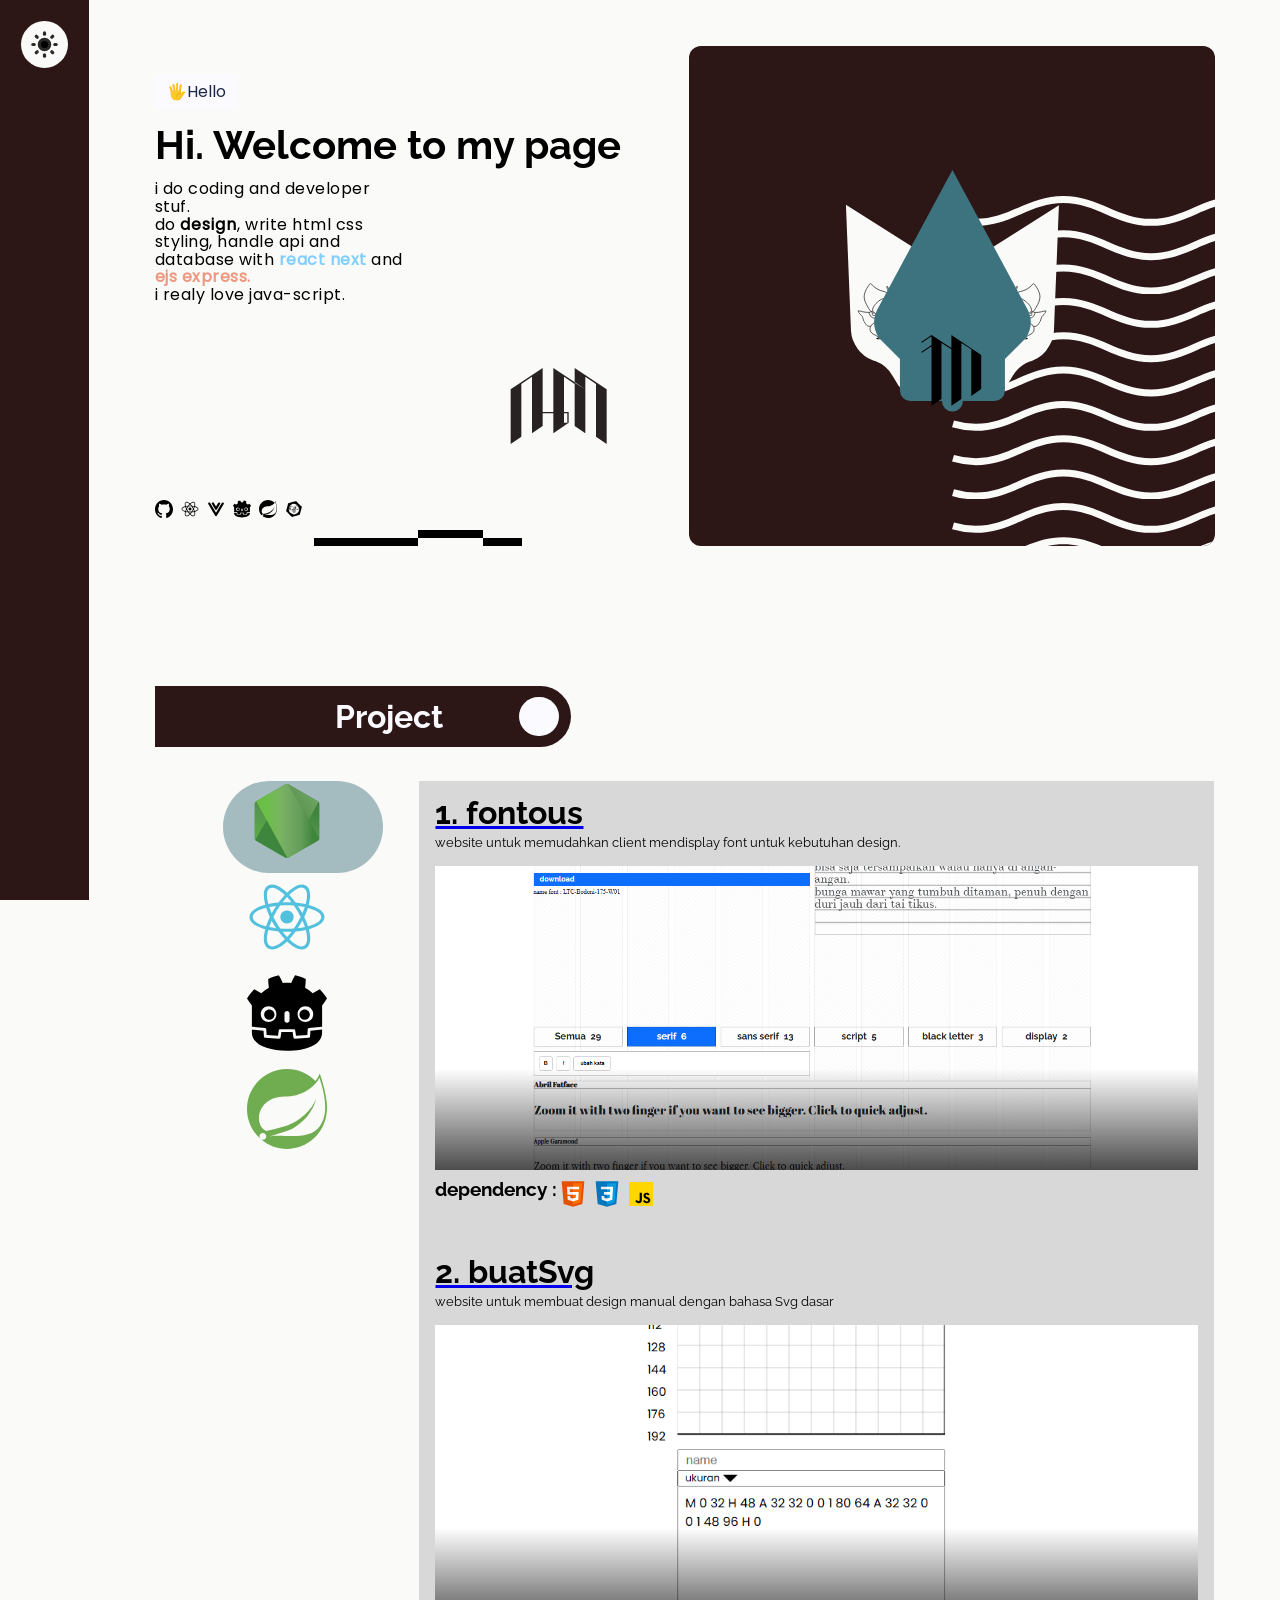
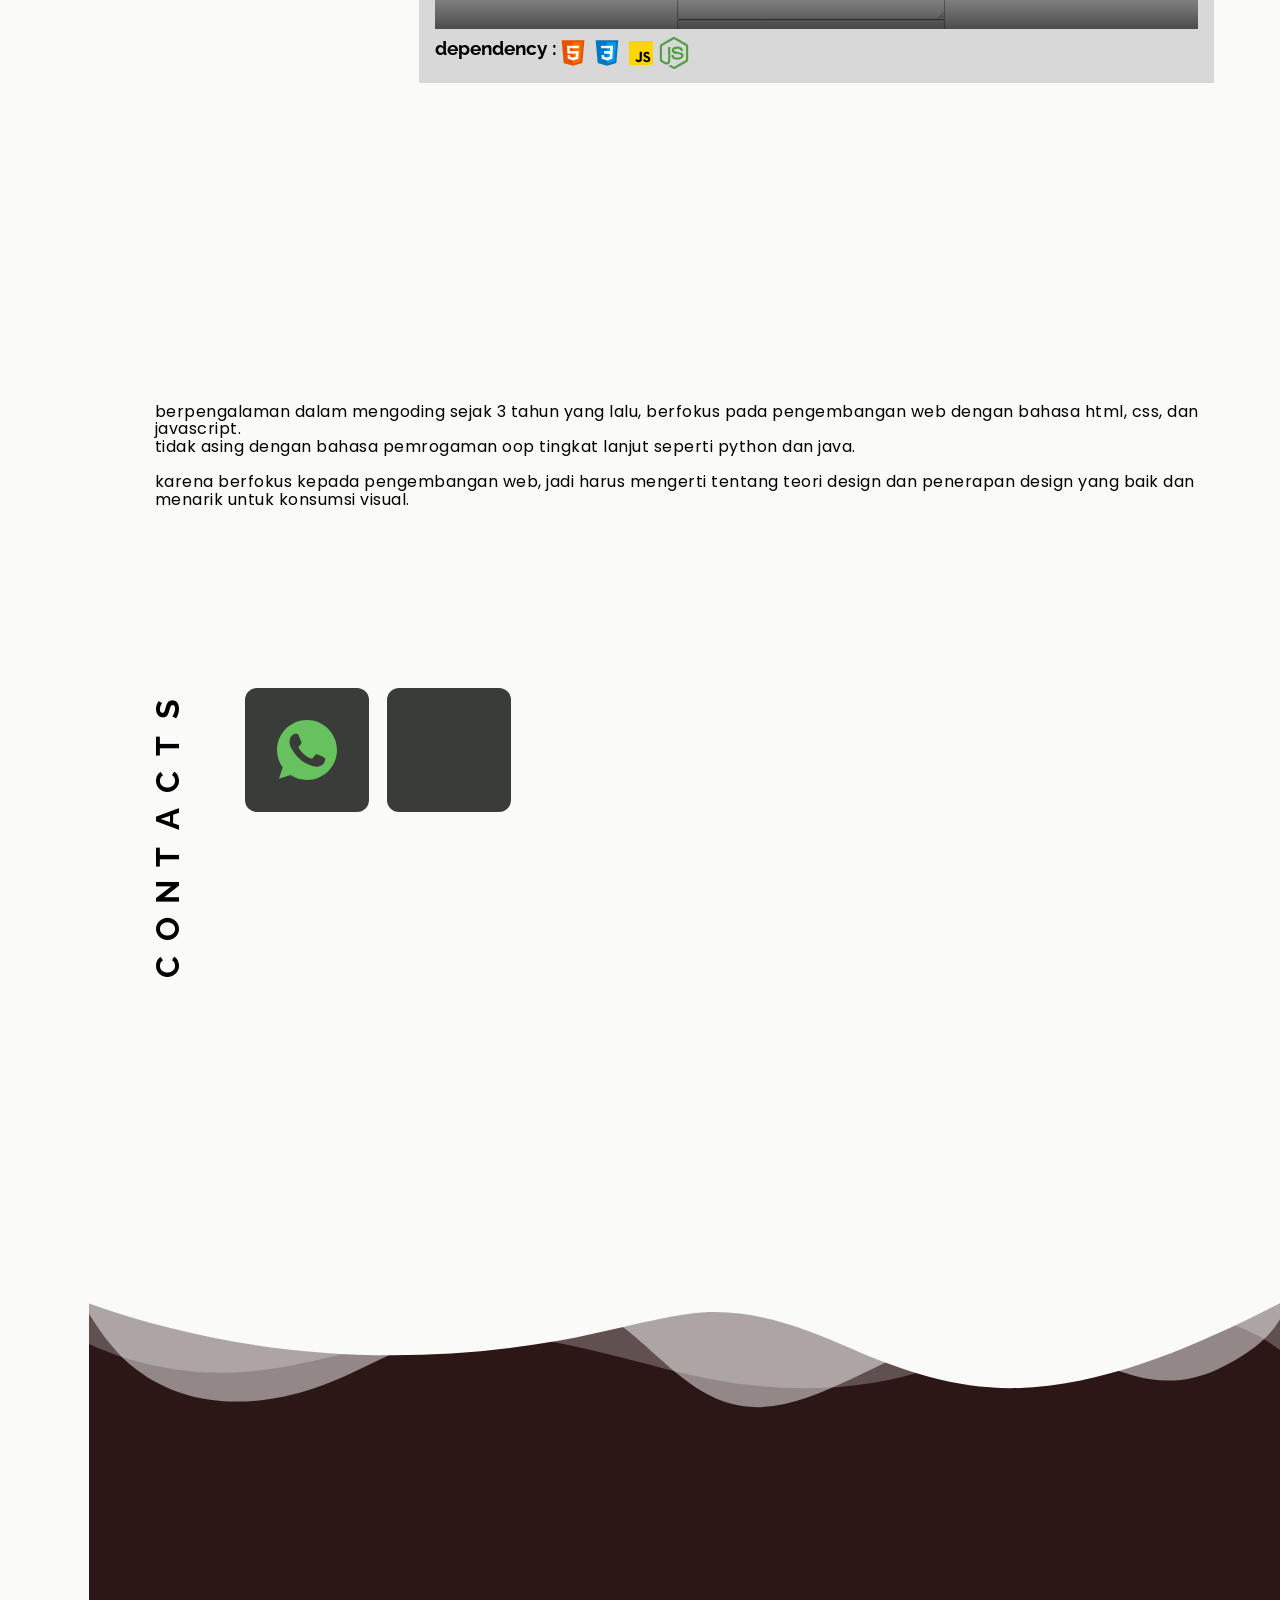
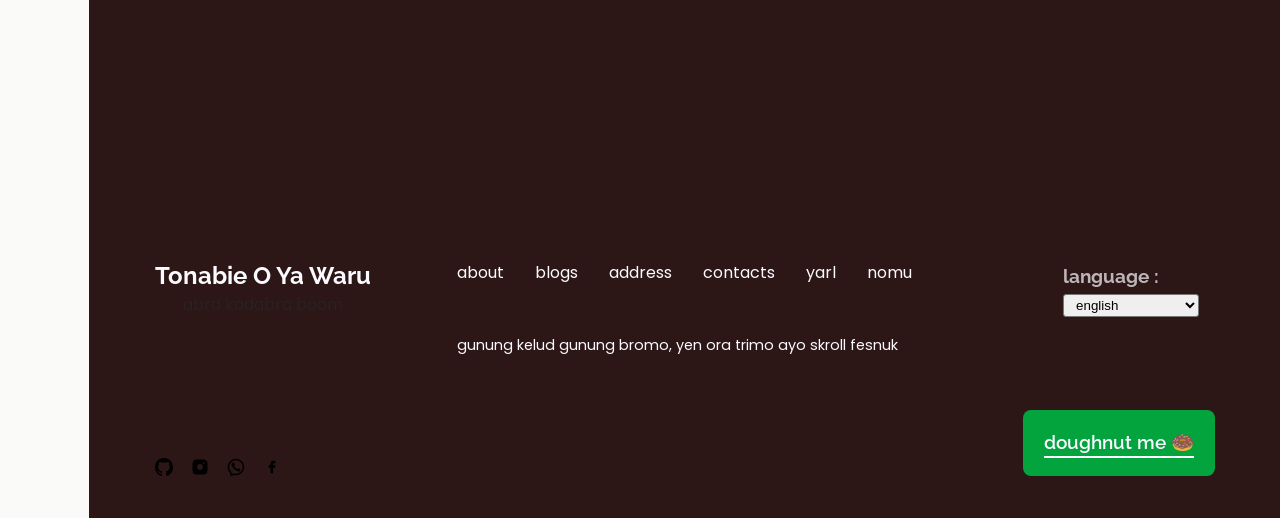
<file: index.html>
<!DOCTYPE html>
<html lang="en">
<head>
    <meta charset="UTF-8">
    <meta name="viewport" content="width=device-width, initial-scale=1.0">
    <title>hi and welcome</title>
    <link rel="stylesheet" href="wrapper.css">
    <link rel="stylesheet" href="main.css">
    <style>
        .background1 {
            position: absolute;
            
            left: 50%;
            top: 30%;

            width: 109%;

            animation-name: ombak;
            animation-duration: 8s;
            animation-timing-function: cubic-bezier(0.075, 0.82, 0.165, 1);
            animation-iteration-count: infinite;


            svg {
                fill: var(--terang);
                transition: fill .3s ease-in;
            }
        }
    </style>
</head>
<body>
    <div class="popUp">
        <div class="kotak">
            <h1>
                Hii... 🖖
            </h1>
        </div>
    </div>
    <div class="menu">
        <div class="darkmode">
            <img class="ligh" src="source/svg/icon/mode-light-svgrepo-com.svg" alt="">
            <img class="dark" src="source/svg/icon/mode-dark-svgrepo-com.svg" alt="">
        </div>
    </div>
    <div class="container">
        <div class="header">
        </div>
        <div class="introOne">
            <div class="wrapper">
                <div class="kiri">
                    <div class="hello">🖐️Hello</div>
                    <h1>Hi. Welcome to my page</h1>
                    <div class="subJudul" style="border-color: var();">
                        <!-- <p>im a freelancer, what i can do is make a front end design, make a game with godot, create a pixel animation, and more if you want me to push my luck.</p> -->
                        <p>i do coding and developer stuf.</p>
                        <p>do <span class="code">design</span>, write html css styling, handle api and database with <strong style="color: rgb(129, 207, 255);">react next</strong> and <strong style="color: #ed9981;">ejs express.</strong></p>
                        <p>i realy love java-script.</p>
                        
                        
                        <!-- <p>im a freelancer, what i can do is make a front end web, make a game with godot and some knowledge and still grow up on a progress.</p> -->
                        <!-- <p>i spend most of my time to help my father in the farm, but thats not make me stop to explore.</p> -->
                    </div>
                    <div class="ha">
                        <svg style="margin-top: 2rem;" viewBox="0 0 192 192" xmlns="http://www.w3.org/2000/svg">
                            <path d="M 160 144 V 62 L 112 30 V 52 L 128 62 V 43 L 144 54 V 133 M 80 128 V 30 L 128 62 V 128
                            L 112 117 V 54 L 96 43 V 117 M 16 144 V 62 L 64 30
                            V 117 L 48 128 V 43 L 32 54 V 133 M 64 96 H 103 V 112 L 80 128 V 112
                            L 101 112 V 98 H 64" fill="var(--warna3)"></path>
                        </svg>
                    </div>
                    <div class="socialMedia">
                        <a href="https://noelao.github.io/" target="_blank" class="iconIni">
                            <svg width="800px" height="800px" viewBox="0 0 20 20" version="1.1" xmlns="http://www.w3.org/2000/svg" xmlns:xlink="http://www.w3.org/1999/xlink">
    
                                <title>github [#142]</title>
                                <desc>Created with Sketch.</desc>
                                <defs>
                            
                                    </defs>
                                        <g id="Page-1" stroke="none" stroke-width="1" fill="none" fill-rule="evenodd">
                                            <g id="Dribbble-Light-Preview" transform="translate(-140.000000, -7559.000000)" fill="var(--gelap)">
                                                <g id="icons" transform="translate(56.000000, 160.000000)">
                                                    <path d="M94,7399 C99.523,7399 104,7403.59 104,7409.253 C104,7413.782 101.138,7417.624 97.167,7418.981 C96.66,7419.082 96.48,7418.762 96.48,7418.489 C96.48,7418.151 96.492,7417.047 96.492,7415.675 C96.492,7414.719 96.172,7414.095 95.813,7413.777 C98.04,7413.523 100.38,7412.656 100.38,7408.718 C100.38,7407.598 99.992,7406.684 99.35,7405.966 C99.454,7405.707 99.797,7404.664 99.252,7403.252 C99.252,7403.252 98.414,7402.977 96.505,7404.303 C95.706,7404.076 94.85,7403.962 94,7403.958 C93.15,7403.962 92.295,7404.076 91.497,7404.303 C89.586,7402.977 88.746,7403.252 88.746,7403.252 C88.203,7404.664 88.546,7405.707 88.649,7405.966 C88.01,7406.684 87.619,7407.598 87.619,7408.718 C87.619,7412.646 89.954,7413.526 92.175,7413.785 C91.889,7414.041 91.63,7414.493 91.54,7415.156 C90.97,7415.418 89.522,7415.871 88.63,7414.304 C88.63,7414.304 88.101,7413.319 87.097,7413.247 C87.097,7413.247 86.122,7413.234 87.029,7413.87 C87.029,7413.87 87.684,7414.185 88.139,7415.37 C88.139,7415.37 88.726,7417.2 91.508,7416.58 C91.513,7417.437 91.522,7418.245 91.522,7418.489 C91.522,7418.76 91.338,7419.077 90.839,7418.982 C86.865,7417.627 84,7413.783 84,7409.253 C84,7403.59 88.478,7399 94,7399" id="github-[#142]">
                                    
                                    </path>
                                        </g>
                                    </g>
                                </g>
                            </svg>
                        </a>
                        <a href="#" class="iconIni">
                            <svg viewBox="0 0 32 32" xmlns="http://www.w3.org/2000/svg">
                                <path d="M18.6789 15.9759C18.6789 14.5415 17.4796 13.3785 16 13.3785C14.5206 13.3785 13.3211 14.5415 13.3211 15.9759C13.3211 17.4105 14.5206 18.5734 16 18.5734C17.4796 18.5734 18.6789 17.4105 18.6789 15.9759Z" fill="var(--gelap)"/>
                                <path fill-rule="evenodd" clip-rule="evenodd" d="M24.7004 11.1537C25.2661 8.92478 25.9772 4.79148 23.4704 3.39016C20.9753 1.99495 17.7284 4.66843 16.0139 6.27318C14.3044 4.68442 10.9663 2.02237 8.46163 3.42814C5.96751 4.82803 6.73664 8.8928 7.3149 11.1357C4.98831 11.7764 1 13.1564 1 15.9759C1 18.7874 4.98416 20.2888 7.29698 20.9289C6.71658 23.1842 5.98596 27.1909 8.48327 28.5877C10.9973 29.9932 14.325 27.3945 16.0554 25.7722C17.7809 27.3864 20.9966 30.0021 23.4922 28.6014C25.9956 27.1963 25.3436 23.1184 24.7653 20.8625C27.0073 20.221 31 18.7523 31 15.9759C31 13.1835 26.9903 11.7923 24.7004 11.1537ZM24.4162 19.667C24.0365 18.5016 23.524 17.2623 22.8971 15.9821C23.4955 14.7321 23.9881 13.5088 24.3572 12.3509C26.0359 12.8228 29.7185 13.9013 29.7185 15.9759C29.7185 18.07 26.1846 19.1587 24.4162 19.667ZM22.85 27.526C20.988 28.571 18.2221 26.0696 16.9478 24.8809C17.7932 23.9844 18.638 22.9422 19.4625 21.7849C20.9129 21.6602 22.283 21.4562 23.5256 21.1777C23.9326 22.7734 24.7202 26.4763 22.85 27.526ZM9.12362 27.5111C7.26143 26.47 8.11258 22.8946 8.53957 21.2333C9.76834 21.4969 11.1286 21.6865 12.5824 21.8008C13.4123 22.9332 14.2816 23.9741 15.1576 24.8857C14.0753 25.9008 10.9945 28.557 9.12362 27.5111ZM2.28149 15.9759C2.28149 13.874 5.94207 12.8033 7.65904 12.3326C8.03451 13.5165 8.52695 14.7544 9.12123 16.0062C8.51925 17.2766 8.01977 18.5341 7.64085 19.732C6.00369 19.2776 2.28149 18.0791 2.28149 15.9759ZM9.1037 4.50354C10.9735 3.45416 13.8747 6.00983 15.1159 7.16013C14.2444 8.06754 13.3831 9.1006 12.5603 10.2265C11.1494 10.3533 9.79875 10.5569 8.55709 10.8297C8.09125 9.02071 7.23592 5.55179 9.1037 4.50354ZM20.3793 11.5771C21.3365 11.6942 22.2536 11.85 23.1147 12.0406C22.8562 12.844 22.534 13.6841 22.1545 14.5453C21.6044 13.5333 21.0139 12.5416 20.3793 11.5771ZM16.0143 8.0481C16.6054 8.66897 17.1974 9.3623 17.7798 10.1145C16.5985 10.0603 15.4153 10.0601 14.234 10.1137C14.8169 9.36848 15.414 8.67618 16.0143 8.0481ZM9.8565 14.5444C9.48329 13.6862 9.16398 12.8424 8.90322 12.0275C9.75918 11.8418 10.672 11.69 11.623 11.5748C10.9866 12.5372 10.3971 13.5285 9.8565 14.5444ZM11.6503 20.4657C10.6679 20.3594 9.74126 20.2153 8.88556 20.0347C9.15044 19.2055 9.47678 18.3435 9.85796 17.4668C10.406 18.4933 11.0045 19.4942 11.6503 20.4657ZM16.0498 23.9915C15.4424 23.356 14.8365 22.6531 14.2448 21.8971C15.4328 21.9423 16.6231 21.9424 17.811 21.891C17.2268 22.6608 16.6369 23.3647 16.0498 23.9915ZM22.1667 17.4222C22.5677 18.3084 22.9057 19.1657 23.1742 19.9809C22.3043 20.1734 21.3652 20.3284 20.3757 20.4435C21.015 19.4607 21.6149 18.4536 22.1667 17.4222ZM18.7473 20.5941C16.9301 20.72 15.1016 20.7186 13.2838 20.6044C12.2509 19.1415 11.3314 17.603 10.5377 16.0058C11.3276 14.4119 12.2404 12.8764 13.2684 11.4158C15.0875 11.2825 16.9178 11.2821 18.7369 11.4166C19.7561 12.8771 20.6675 14.4086 21.4757 15.9881C20.6771 17.5812 19.7595 19.1198 18.7473 20.5941ZM22.8303 4.4666C24.7006 5.51254 23.8681 9.22726 23.4595 10.8426C22.2149 10.5641 20.8633 10.3569 19.4483 10.2281C18.6239 9.09004 17.7698 8.05518 16.9124 7.15949C18.1695 5.98441 20.9781 3.43089 22.8303 4.4666Z" fill="var(--gelap)"/>
                            </svg>
                        </a>
                        <a href="#" class="iconIni">
                            <svg viewBox="0 0 24 24" version="1.1" xmlns="http://www.w3.org/2000/svg" xmlns:xlink="http://www.w3.org/1999/xlink">
                                <title>vue_fill</title>
                                <g id="页面-1" stroke="none" stroke-width="1" fill="none" fill-rule="evenodd">
                                    <g id="Logo" transform="translate(-816.000000, -144.000000)" fill-rule="nonzero">
                                        <g id="vue_fill" transform="translate(816.000000, 144.000000)">
                                        <path d="M24,0 L24,24 L0,24 L0,0 L24,0 Z M12.5934901,23.257841 L12.5819402,23.2595131 L12.5108777,23.2950439 L12.4918791,23.2987469 L12.4918791,23.2987469 L12.4767152,23.2950439 L12.4056548,23.2595131 C12.3958229,23.2563662 12.3870493,23.2590235 12.3821421,23.2649074 L12.3780323,23.275831 L12.360941,23.7031097 L12.3658947,23.7234994 L12.3769048,23.7357139 L12.4804777,23.8096931 L12.4953491,23.8136134 L12.4953491,23.8136134 L12.5071152,23.8096931 L12.6106902,23.7357139 L12.6232938,23.7196733 L12.6232938,23.7196733 L12.6266527,23.7031097 L12.609561,23.275831 C12.6075724,23.2657013 12.6010112,23.2592993 12.5934901,23.257841 L12.5934901,23.257841 Z M12.8583906,23.1452862 L12.8445485,23.1473072 L12.6598443,23.2396597 L12.6498822,23.2499052 L12.6498822,23.2499052 L12.6471943,23.2611114 L12.6650943,23.6906389 L12.6699349,23.7034178 L12.6699349,23.7034178 L12.678386,23.7104931 L12.8793402,23.8032389 C12.8914285,23.8068999 12.9022333,23.8029875 12.9078286,23.7952264 L12.9118235,23.7811639 L12.8776777,23.1665331 C12.8752882,23.1545897 12.8674102,23.1470016 12.8583906,23.1452862 L12.8583906,23.1452862 Z M12.1430473,23.1473072 C12.1332178,23.1423925 12.1221763,23.1452606 12.1156365,23.1525954 L12.1099173,23.1665331 L12.0757714,23.7811639 C12.0751323,23.7926639 12.0828099,23.8018602 12.0926481,23.8045676 L12.108256,23.8032389 L12.3092106,23.7104931 L12.3186497,23.7024347 L12.3186497,23.7024347 L12.3225043,23.6906389 L12.340401,23.2611114 L12.337245,23.2485176 L12.337245,23.2485176 L12.3277531,23.2396597 L12.1430473,23.1473072 Z" id="MingCute" fill-rule="nonzero">
                                        
                                        </path>
                                        <path d="M19.7071,3.93958 C20.1271,3.22553 21.0465,2.98718 21.7605,3.40721 C22.4325941,3.80253235 22.6832183,4.64015893 22.3602212,5.33264345 L22.2929,5.46064 L13.2929,20.7606 C13.0234,21.2188 12.5315,21.5001 12,21.5001 C11.5168182,21.5001 11.0663636,21.2676207 10.7859767,20.8810992 L10.7071,20.7606 L1.70709,5.46062 C1.28706,4.74657 1.52541,3.82722 2.23946,3.40719 C2.91150706,3.01186765 3.76542042,3.19985159 4.21373713,3.81852642 L4.2929,3.93956 L12,17.0416 L19.7071,3.93958 Z M14.8272,3.93527 C15.2472,3.22122 16.1666,2.98287 16.8806,3.40289 C17.5526941,3.79821235 17.8033183,4.63584779 17.4803212,5.32833335 L17.413,5.45633 L13.2929,12.4605 C13.0234,12.9187 12.5315,13.2 12,13.2 C11.5168182,13.2 11.0663636,12.9675207 10.7859767,12.5809992 L10.7071,12.4605 L6.589,5.45974 C6.16897,4.74569 6.40732,3.82634 7.12137,3.40631 C7.79341706,3.01098765 8.64733042,3.19886696 9.09563879,3.81764642 L9.1748,3.93868 L12,8.74151 L14.8272,3.93527 Z" id="形状" 
                                        fill="var(--gelap)">
                                        </path>
                                        </g>
                                    </g>
                                </g>
                            </svg>
                        </a>
                        <a href="#" class="iconIni">
                            <svg fill="var(--gelap)" width="800px" height="800px" viewBox="0 0 32 32" xmlns="http://www.w3.org/2000/svg">
                                <path d="M12.745 0.917c-1.458 0.328-2.906 0.781-4.266 1.464 0.031 1.198 0.109 2.344 0.266 3.505-0.526 0.339-1.078 0.63-1.568 1.026-0.5 0.38-1.010 0.75-1.464 1.198-0.906-0.594-1.859-1.156-2.849-1.651-1.063 1.141-2.052 2.375-2.865 3.755 0.609 0.99 1.25 1.911 1.938 2.792h0.016v8.474c0.016 0 0.031 0 0.047 0.005l5.198 0.5c0.271 0.026 0.484 0.245 0.5 0.521l0.161 2.292 4.531 0.323 0.313-2.115c0.042-0.276 0.276-0.479 0.552-0.479h5.484c0.276 0 0.51 0.203 0.552 0.479l0.313 2.115 4.531-0.323 0.161-2.292c0.016-0.276 0.229-0.495 0.505-0.521l5.193-0.5c0.016 0 0.031-0.005 0.047-0.005v-8.474h0.021c0.688-0.875 1.323-1.802 1.932-2.792-0.807-1.38-1.802-2.615-2.865-3.755-0.984 0.495-1.943 1.057-2.849 1.651-0.453-0.448-0.958-0.818-1.458-1.198-0.495-0.396-1.047-0.688-1.573-1.026 0.156-1.161 0.234-2.307 0.266-3.505-1.354-0.682-2.802-1.135-4.266-1.464-0.583 0.984-1.115 2.047-1.578 3.083-0.552-0.089-1.109-0.125-1.661-0.13h-0.026c-0.552 0.005-1.109 0.042-1.661 0.13-0.464-1.036-0.995-2.099-1.583-3.083zM8.635 13.323c1.729 0 3.13 1.406 3.13 3.135s-1.401 3.13-3.13 3.13c-1.729 0-3.13-1.401-3.13-3.13s1.401-3.135 3.13-3.135zM23.365 13.323c1.729 0 3.13 1.406 3.13 3.135s-1.401 3.13-3.13 3.13c-1.729 0-3.13-1.401-3.13-3.13s1.401-3.135 3.13-3.135zM8.932 14.568c-1.146 0-2.078 0.927-2.078 2.078 0 1.146 0.932 2.073 2.078 2.073 1.151 0 2.083-0.927 2.083-2.073 0-1.151-0.932-2.078-2.083-2.078zM23.063 14.568c-1.146 0-2.078 0.927-2.078 2.078 0 1.146 0.932 2.073 2.078 2.073 1.151 0 2.078-0.927 2.078-2.073 0-1.151-0.927-2.078-2.078-2.078zM16 15.172c0.557 0 1.010 0.406 1.010 0.911v2.885c0 0.505-0.453 0.917-1.010 0.917s-1.010-0.411-1.010-0.917v-2.885c0-0.505 0.453-0.911 1.010-0.911zM1.948 22.599c0 0.505 0.005 1.052 0.005 1.161 0 4.938 6.26 7.307 14.036 7.333h0.021c7.776-0.026 14.031-2.396 14.031-7.333 0-0.109 0.005-0.656 0.010-1.161l-4.672 0.453-0.161 2.307c-0.021 0.276-0.24 0.5-0.516 0.516l-5.578 0.396c-0.271 0-0.51-0.198-0.552-0.474l-0.318-2.156h-4.516l-0.318 2.156c-0.042 0.286-0.297 0.495-0.594 0.474l-5.531-0.396c-0.276-0.021-0.5-0.24-0.521-0.516l-0.156-2.307-4.672-0.448z"/>
                            </svg>
                        </a>
                        <a href="#" class="iconIni">
                            <svg width="800px" height="800px" viewBox="0 0 32 32" xmlns="http://www.w3.org/2000/svg">
                                <g fill="none" fill-rule="evenodd">
                                <path d="M0 0h32v32H0z"/>
                                <path fill="var(--gelap)" d="M5.466 27.993c.586.473 1.446.385 1.918-.202.475-.585.386-1.445-.2-1.92-.585-.474-1.444-.383-1.92.202-.45.555-.392 1.356.115 1.844l-.266-.234C1.972 24.762 0 20.597 0 15.978 0 7.168 7.168 0 15.98 0c4.48 0 8.53 1.857 11.435 4.836.66-.898 1.232-1.902 1.7-3.015 2.036 6.118 3.233 11.26 2.795 15.31-.592 8.274-7.508 14.83-15.93 14.83-3.912 0-7.496-1.416-10.276-3.757l-.238-.21zm23.58-4.982c4.01-5.336 1.775-13.965-.085-19.48-1.657 3.453-5.738 6.094-9.262 6.93-3.303.788-6.226.142-9.283 1.318-6.97 2.68-6.86 10.992-3.02 12.86.002 0 .23.124.227.12 0-.002 5.644-1.122 8.764-2.274 4.56-1.684 9.566-5.835 11.213-10.657-.877 5.015-5.182 9.84-9.507 12.056-2.302 1.182-4.092 1.445-7.88 2.756-.464.158-.828.314-.828.314.96-.16 1.917-.212 1.917-.212 5.393-.255 13.807 1.516 17.745-3.73z"/>
                                </g>
                            </svg>
                        </a>
                        <a href="#" class="iconIni">
                            <svg viewBox="0 0 48 48" xmlns="http://www.w3.org/2000/svg">
                                <g id="Layer_2" data-name="Layer 2">
                                  <g id="invisible_box" data-name="invisible box">
                                    <rect width="48" height="48" fill="none"/>
                                  </g>
                                  <g id="Q3_icons" data-name="Q3 icons">
                                    <g>
                                      <path d="M44.8,18.1l-.5-.5c-1-1-2-1.9-2.9-2.9l-2.9-2.9L35.7,9,32.8,6.1,29.9,3.2a.8.8,0,0,0-.7-.2L24.8,4.2,15.2,6.8,8.9,8.5c-.3,0-.4.1-.5.4l-1.8,7c-.5,1.6-.9,3.2-1.3,4.7S3.8,26.3,3,29.1a1,1,0,0,0,.3,1l2.9,2.8,5.4,5.5c2.2,2.1,4.3,4.2,6.4,6.4a.8.8,0,0,0,.7.2l6.7-1.8,7.1-2,6.4-1.6a.8.8,0,0,0,.7-.7l1.2-4.7c.8-3.2,1.7-6.3,2.6-9.5l1.2-4.9a5.7,5.7,0,0,0,.4-1.4ZM33.2,34.6a13.9,13.9,0,0,1-16.9,1A13.5,13.5,0,0,1,10.6,21a5.9,5.9,0,0,0,5.2,6.5,6.3,6.3,0,0,0,6.7-4.1,6,6,0,0,0-2.9-7,6.3,6.3,0,0,0-8.1,2c0-.7,1.7-3.4,4.1-5.3a13.7,13.7,0,0,1,20.5,4.3,6.3,6.3,0,0,0-9-.8,5.6,5.6,0,0,0-1.4,7,6.1,6.1,0,0,0,10.4.8A5.8,5.8,0,0,0,37.2,20,13.8,13.8,0,0,1,33.2,34.6Zm-22-13a5.3,5.3,0,0,1,5.5-5.2,5.3,5.3,0,0,1,5.4,5.2,5.5,5.5,0,0,1-10.9,0Zm25.4-.7a5.3,5.3,0,0,1-5.5,5.3A5.4,5.4,0,0,1,25.7,21a5.5,5.5,0,0,1,10.9-.1Z"/>
                                      <path d="M27.2,26.7a.4.4,0,0,1-.4-.3,1.1,1.1,0,0,0-.7-1,3.8,3.8,0,0,0-3.7-.2,1.4,1.4,0,0,0-1,1.2c0,.3-.1.3-.3.4A2.8,2.8,0,0,0,19.5,28a1.8,1.8,0,0,0-.2,2.1A1.6,1.6,0,0,0,21,31h.5c0,.6-.1,1.3-.1,1.9s.5,1.8,1.4,1.7a8,8,0,0,0,1.5-.3c.1-.1.1-.1.1,0a2.3,2.3,0,0,0,2.1.2,1.7,1.7,0,0,0,.7-1.7c0-.7-.1-1.3-.1-2h.4a1.6,1.6,0,0,0,1.6-2A2.7,2.7,0,0,0,27.2,26.7Zm-3.3,6.8c0,.3-.3.6-.8.6s-1-.2-1-.6a20.9,20.9,0,0,1,0-2.5h.1l1.8-.8C24,31.4,24,32.4,23.9,33.5Zm2.2.5a2.2,2.2,0,0,1-1.1-.1c-.1,0-.3-.3-.3-.4V30.3l1.6.6a.2.2,0,0,1,.2.2,14.7,14.7,0,0,1,0,2.1A1,1,0,0,1,26.1,34Zm2.3-4.3c-.3.5-.8.5-1.5.6l-1.4-.4a3.2,3.2,0,0,0-2.7,0l-1.8.4a.9.9,0,0,1-1.1-.5,1.4,1.4,0,0,1,.1-1.5l.6-.6a1.2,1.2,0,0,1,1.4-.1,3.9,3.9,0,0,0,4.5-.2H27a3.9,3.9,0,0,1,1.1.6A1.7,1.7,0,0,1,28.4,29.7Z"/>
                                      <path d="M28.1,19.2a2,2,0,0,0-2,2.1,1.9,1.9,0,0,0,2,1.9,2,2,0,0,0,0-4Zm.9,3.1a.6.6,0,0,1-.6-.6.5.5,0,0,1,.6-.6.6.6,0,0,1,.6.5A.7.7,0,0,1,29,22.3Z"/>
                                      <path d="M15.6,21.9a1.9,1.9,0,0,0-2-2,2,2,0,0,0-2,2,2,2,0,0,0,2.1,2A1.9,1.9,0,0,0,15.6,21.9Zm-1-.1a.6.6,0,0,1,.5.6c0,.3-.4.6-.7.6a.6.6,0,0,1-.5-.7C14,21.9,14.2,21.8,14.6,21.8Z"/>
                                    </g>
                                  </g>
                                </g>
                            </svg>
                        </a>
                    </div>
                    <div class="pernik">
                        <div class="kosong"></div>
                        <div class="kotak"></div>
                        <div class="kosong"></div>
                        <div class="kotak"></div>
                        <div class="kosong"></div>
                        <div class="kotak"></div>
                    </div>
                </div>
                <div class="kanan">
                    <div class="background1">
                        <svg id="b501a324-b20f-4fd0-b47c-67515f930802" data-name="Layer 1" xmlns="http://www.w3.org/2000/svg" viewBox="0 0 411.13 70.61"><defs><style>.aff0e3f9-f221-4fb3-9986-9884dd21814c</style></defs><path class="aff0e3f9-f221-4fb3-9986-9884dd21814c" d="M610.5,389.41c-12.78,0-22.76-4.27-32.41-8.4s-18.68-8-30.44-8-20.84,3.88-30.45,8-19.62,8.4-32.41,8.4S462,385.14,452.38,381s-18.68-8-30.45-8a52.49,52.49,0,0,0-5.84.32c-9.06,1-16.64,4.27-24.6,7.68-9.65,4.13-19.63,8.4-32.41,8.4s-22.76-4.27-32.41-8.4-18.69-8-30.45-8-20.83,3.88-30.44,8-19.63,8.4-32.41,8.4a59.56,59.56,0,0,1-17-2.54l1.4-4.8a54.83,54.83,0,0,0,15.6,2.34c11.76,0,20.83-3.89,30.44-8s19.63-8.4,32.41-8.4,22.77,4.27,32.41,8.4,18.69,8,30.45,8,20.83-3.89,30.44-8,19.63-8.4,32.41-8.4,22.77,4.27,32.42,8.4,18.68,8,30.44,8,20.84-3.89,30.44-8,19.63-8.4,32.42-8.4,22.76,4.27,32.41,8.4,18.68,8,30.44,8a54.71,54.71,0,0,0,15.59-2.34l1.41,4.8A59.56,59.56,0,0,1,610.5,389.41Z" transform="translate(-216.37 -318.8)"/><path class="aff0e3f9-f221-4fb3-9986-9884dd21814c" d="M610.5,364.8c-12.78,0-22.76-4.27-32.41-8.4s-18.68-8-30.44-8-20.84,3.89-30.45,8-19.62,8.4-32.41,8.4-22.76-4.27-32.41-8.4-18.68-8-30.45-8-20.83,3.89-30.44,8-19.63,8.4-32.41,8.4-22.76-4.27-32.41-8.4-18.69-8-30.45-8-20.83,3.89-30.44,8-19.63,8.4-32.41,8.4a59.54,59.54,0,0,1-17-2.53l1.4-4.8a54.81,54.81,0,0,0,15.6,2.33c11.76,0,20.83-3.88,30.44-8s19.63-8.41,32.41-8.41,22.77,4.27,32.41,8.41,18.69,8,30.45,8,20.83-3.88,30.44-8,19.63-8.41,32.41-8.41,22.77,4.27,32.42,8.41,18.68,8,30.44,8,20.84-3.88,30.44-8,19.63-8.41,32.42-8.41,22.76,4.27,32.41,8.41,18.68,8,30.44,8a54.69,54.69,0,0,0,15.59-2.33l1.41,4.8A59.54,59.54,0,0,1,610.5,364.8Z" transform="translate(-216.37 -318.8)"/><path class="aff0e3f9-f221-4fb3-9986-9884dd21814c" d="M610.5,340.2c-12.78,0-22.76-4.27-32.41-8.4s-18.68-8-30.44-8-20.84,3.89-30.45,8-19.62,8.4-32.41,8.4-22.76-4.27-32.41-8.4-18.68-8-30.45-8-20.83,3.89-30.44,8-19.63,8.4-32.41,8.4-22.76-4.27-32.41-8.4-18.69-8-30.45-8-20.83,3.89-30.44,8-19.63,8.4-32.41,8.4a59.89,59.89,0,0,1-17-2.53l1.4-4.8a54.81,54.81,0,0,0,15.6,2.33c11.76,0,20.83-3.88,30.44-8s19.63-8.4,32.41-8.4,22.77,4.27,32.41,8.4,18.69,8,30.45,8,20.83-3.88,30.44-8,19.63-8.4,32.41-8.4,22.77,4.27,32.42,8.4,18.68,8,30.44,8,20.84-3.88,30.44-8,19.63-8.4,32.42-8.4,22.76,4.27,32.41,8.4,18.68,8,30.44,8a54.69,54.69,0,0,0,15.59-2.33l1.41,4.8A59.89,59.89,0,0,1,610.5,340.2Z" transform="translate(-216.37 -318.8)"/></svg>
                        <svg id="b501a324-b20f-4fd0-b47c-67515f930802" data-name="Layer 1" xmlns="http://www.w3.org/2000/svg" viewBox="0 0 411.13 70.61"><defs><style>.aff0e3f9-f221-4fb3-9986-9884dd21814c</style></defs><path class="aff0e3f9-f221-4fb3-9986-9884dd21814c" d="M610.5,389.41c-12.78,0-22.76-4.27-32.41-8.4s-18.68-8-30.44-8-20.84,3.88-30.45,8-19.62,8.4-32.41,8.4S462,385.14,452.38,381s-18.68-8-30.45-8a52.49,52.49,0,0,0-5.84.32c-9.06,1-16.64,4.27-24.6,7.68-9.65,4.13-19.63,8.4-32.41,8.4s-22.76-4.27-32.41-8.4-18.69-8-30.45-8-20.83,3.88-30.44,8-19.63,8.4-32.41,8.4a59.56,59.56,0,0,1-17-2.54l1.4-4.8a54.83,54.83,0,0,0,15.6,2.34c11.76,0,20.83-3.89,30.44-8s19.63-8.4,32.41-8.4,22.77,4.27,32.41,8.4,18.69,8,30.45,8,20.83-3.89,30.44-8,19.63-8.4,32.41-8.4,22.77,4.27,32.42,8.4,18.68,8,30.44,8,20.84-3.89,30.44-8,19.63-8.4,32.42-8.4,22.76,4.27,32.41,8.4,18.68,8,30.44,8a54.71,54.71,0,0,0,15.59-2.34l1.41,4.8A59.56,59.56,0,0,1,610.5,389.41Z" transform="translate(-216.37 -318.8)"/><path class="aff0e3f9-f221-4fb3-9986-9884dd21814c" d="M610.5,364.8c-12.78,0-22.76-4.27-32.41-8.4s-18.68-8-30.44-8-20.84,3.89-30.45,8-19.62,8.4-32.41,8.4-22.76-4.27-32.41-8.4-18.68-8-30.45-8-20.83,3.89-30.44,8-19.63,8.4-32.41,8.4-22.76-4.27-32.41-8.4-18.69-8-30.45-8-20.83,3.89-30.44,8-19.63,8.4-32.41,8.4a59.54,59.54,0,0,1-17-2.53l1.4-4.8a54.81,54.81,0,0,0,15.6,2.33c11.76,0,20.83-3.88,30.44-8s19.63-8.41,32.41-8.41,22.77,4.27,32.41,8.41,18.69,8,30.45,8,20.83-3.88,30.44-8,19.63-8.41,32.41-8.41,22.77,4.27,32.42,8.41,18.68,8,30.44,8,20.84-3.88,30.44-8,19.63-8.41,32.42-8.41,22.76,4.27,32.41,8.41,18.68,8,30.44,8a54.69,54.69,0,0,0,15.59-2.33l1.41,4.8A59.54,59.54,0,0,1,610.5,364.8Z" transform="translate(-216.37 -318.8)"/><path class="aff0e3f9-f221-4fb3-9986-9884dd21814c" d="M610.5,340.2c-12.78,0-22.76-4.27-32.41-8.4s-18.68-8-30.44-8-20.84,3.89-30.45,8-19.62,8.4-32.41,8.4-22.76-4.27-32.41-8.4-18.68-8-30.45-8-20.83,3.89-30.44,8-19.63,8.4-32.41,8.4-22.76-4.27-32.41-8.4-18.69-8-30.45-8-20.83,3.89-30.44,8-19.63,8.4-32.41,8.4a59.89,59.89,0,0,1-17-2.53l1.4-4.8a54.81,54.81,0,0,0,15.6,2.33c11.76,0,20.83-3.88,30.44-8s19.63-8.4,32.41-8.4,22.77,4.27,32.41,8.4,18.69,8,30.45,8,20.83-3.88,30.44-8,19.63-8.4,32.41-8.4,22.77,4.27,32.42,8.4,18.68,8,30.44,8,20.84-3.88,30.44-8,19.63-8.4,32.42-8.4,22.76,4.27,32.41,8.4,18.68,8,30.44,8a54.69,54.69,0,0,0,15.59-2.33l1.41,4.8A59.89,59.89,0,0,1,610.5,340.2Z" transform="translate(-216.37 -318.8)"/></svg>
                        <svg id="b501a324-b20f-4fd0-b47c-67515f930802" data-name="Layer 1" xmlns="http://www.w3.org/2000/svg" viewBox="0 0 411.13 70.61"><defs><style>.aff0e3f9-f221-4fb3-9986-9884dd21814c</style></defs><path class="aff0e3f9-f221-4fb3-9986-9884dd21814c" d="M610.5,389.41c-12.78,0-22.76-4.27-32.41-8.4s-18.68-8-30.44-8-20.84,3.88-30.45,8-19.62,8.4-32.41,8.4S462,385.14,452.38,381s-18.68-8-30.45-8a52.49,52.49,0,0,0-5.84.32c-9.06,1-16.64,4.27-24.6,7.68-9.65,4.13-19.63,8.4-32.41,8.4s-22.76-4.27-32.41-8.4-18.69-8-30.45-8-20.83,3.88-30.44,8-19.63,8.4-32.41,8.4a59.56,59.56,0,0,1-17-2.54l1.4-4.8a54.83,54.83,0,0,0,15.6,2.34c11.76,0,20.83-3.89,30.44-8s19.63-8.4,32.41-8.4,22.77,4.27,32.41,8.4,18.69,8,30.45,8,20.83-3.89,30.44-8,19.63-8.4,32.41-8.4,22.77,4.27,32.42,8.4,18.68,8,30.44,8,20.84-3.89,30.44-8,19.63-8.4,32.42-8.4,22.76,4.27,32.41,8.4,18.68,8,30.44,8a54.71,54.71,0,0,0,15.59-2.34l1.41,4.8A59.56,59.56,0,0,1,610.5,389.41Z" transform="translate(-216.37 -318.8)"/><path class="aff0e3f9-f221-4fb3-9986-9884dd21814c" d="M610.5,364.8c-12.78,0-22.76-4.27-32.41-8.4s-18.68-8-30.44-8-20.84,3.89-30.45,8-19.62,8.4-32.41,8.4-22.76-4.27-32.41-8.4-18.68-8-30.45-8-20.83,3.89-30.44,8-19.63,8.4-32.41,8.4-22.76-4.27-32.41-8.4-18.69-8-30.45-8-20.83,3.89-30.44,8-19.63,8.4-32.41,8.4a59.54,59.54,0,0,1-17-2.53l1.4-4.8a54.81,54.81,0,0,0,15.6,2.33c11.76,0,20.83-3.88,30.44-8s19.63-8.41,32.41-8.41,22.77,4.27,32.41,8.41,18.69,8,30.45,8,20.83-3.88,30.44-8,19.63-8.41,32.41-8.41,22.77,4.27,32.42,8.41,18.68,8,30.44,8,20.84-3.88,30.44-8,19.63-8.41,32.42-8.41,22.76,4.27,32.41,8.41,18.68,8,30.44,8a54.69,54.69,0,0,0,15.59-2.33l1.41,4.8A59.54,59.54,0,0,1,610.5,364.8Z" transform="translate(-216.37 -318.8)"/><path class="aff0e3f9-f221-4fb3-9986-9884dd21814c" d="M610.5,340.2c-12.78,0-22.76-4.27-32.41-8.4s-18.68-8-30.44-8-20.84,3.89-30.45,8-19.62,8.4-32.41,8.4-22.76-4.27-32.41-8.4-18.68-8-30.45-8-20.83,3.89-30.44,8-19.63,8.4-32.41,8.4-22.76-4.27-32.41-8.4-18.69-8-30.45-8-20.83,3.89-30.44,8-19.63,8.4-32.41,8.4a59.89,59.89,0,0,1-17-2.53l1.4-4.8a54.81,54.81,0,0,0,15.6,2.33c11.76,0,20.83-3.88,30.44-8s19.63-8.4,32.41-8.4,22.77,4.27,32.41,8.4,18.69,8,30.45,8,20.83-3.88,30.44-8,19.63-8.4,32.41-8.4,22.77,4.27,32.42,8.4,18.68,8,30.44,8,20.84-3.88,30.44-8,19.63-8.4,32.42-8.4,22.76,4.27,32.41,8.4,18.68,8,30.44,8a54.69,54.69,0,0,0,15.59-2.33l1.41,4.8A59.89,59.89,0,0,1,610.5,340.2Z" transform="translate(-216.37 -318.8)"/></svg>
                        <svg id="b501a324-b20f-4fd0-b47c-67515f930802" data-name="Layer 1" xmlns="http://www.w3.org/2000/svg" viewBox="0 0 411.13 70.61"><defs><style>.aff0e3f9-f221-4fb3-9986-9884dd21814c</style></defs><path class="aff0e3f9-f221-4fb3-9986-9884dd21814c" d="M610.5,389.41c-12.78,0-22.76-4.27-32.41-8.4s-18.68-8-30.44-8-20.84,3.88-30.45,8-19.62,8.4-32.41,8.4S462,385.14,452.38,381s-18.68-8-30.45-8a52.49,52.49,0,0,0-5.84.32c-9.06,1-16.64,4.27-24.6,7.68-9.65,4.13-19.63,8.4-32.41,8.4s-22.76-4.27-32.41-8.4-18.69-8-30.45-8-20.83,3.88-30.44,8-19.63,8.4-32.41,8.4a59.56,59.56,0,0,1-17-2.54l1.4-4.8a54.83,54.83,0,0,0,15.6,2.34c11.76,0,20.83-3.89,30.44-8s19.63-8.4,32.41-8.4,22.77,4.27,32.41,8.4,18.69,8,30.45,8,20.83-3.89,30.44-8,19.63-8.4,32.41-8.4,22.77,4.27,32.42,8.4,18.68,8,30.44,8,20.84-3.89,30.44-8,19.63-8.4,32.42-8.4,22.76,4.27,32.41,8.4,18.68,8,30.44,8a54.71,54.71,0,0,0,15.59-2.34l1.41,4.8A59.56,59.56,0,0,1,610.5,389.41Z" transform="translate(-216.37 -318.8)"/><path class="aff0e3f9-f221-4fb3-9986-9884dd21814c" d="M610.5,364.8c-12.78,0-22.76-4.27-32.41-8.4s-18.68-8-30.44-8-20.84,3.89-30.45,8-19.62,8.4-32.41,8.4-22.76-4.27-32.41-8.4-18.68-8-30.45-8-20.83,3.89-30.44,8-19.63,8.4-32.41,8.4-22.76-4.27-32.41-8.4-18.69-8-30.45-8-20.83,3.89-30.44,8-19.63,8.4-32.41,8.4a59.54,59.54,0,0,1-17-2.53l1.4-4.8a54.81,54.81,0,0,0,15.6,2.33c11.76,0,20.83-3.88,30.44-8s19.63-8.41,32.41-8.41,22.77,4.27,32.41,8.41,18.69,8,30.45,8,20.83-3.88,30.44-8,19.63-8.41,32.41-8.41,22.77,4.27,32.42,8.41,18.68,8,30.44,8,20.84-3.88,30.44-8,19.63-8.41,32.42-8.41,22.76,4.27,32.41,8.41,18.68,8,30.44,8a54.69,54.69,0,0,0,15.59-2.33l1.41,4.8A59.54,59.54,0,0,1,610.5,364.8Z" transform="translate(-216.37 -318.8)"/><path class="aff0e3f9-f221-4fb3-9986-9884dd21814c" d="M610.5,340.2c-12.78,0-22.76-4.27-32.41-8.4s-18.68-8-30.44-8-20.84,3.89-30.45,8-19.62,8.4-32.41,8.4-22.76-4.27-32.41-8.4-18.68-8-30.45-8-20.83,3.89-30.44,8-19.63,8.4-32.41,8.4-22.76-4.27-32.41-8.4-18.69-8-30.45-8-20.83,3.89-30.44,8-19.63,8.4-32.41,8.4a59.89,59.89,0,0,1-17-2.53l1.4-4.8a54.81,54.81,0,0,0,15.6,2.33c11.76,0,20.83-3.88,30.44-8s19.63-8.4,32.41-8.4,22.77,4.27,32.41,8.4,18.69,8,30.45,8,20.83-3.88,30.44-8,19.63-8.4,32.41-8.4,22.77,4.27,32.42,8.4,18.68,8,30.44,8,20.84-3.88,30.44-8,19.63-8.4,32.42-8.4,22.76,4.27,32.41,8.4,18.68,8,30.44,8a54.69,54.69,0,0,0,15.59-2.33l1.41,4.8A59.89,59.89,0,0,1,610.5,340.2Z" transform="translate(-216.37 -318.8)"/></svg>
                        <svg id="b501a324-b20f-4fd0-b47c-67515f930802" data-name="Layer 1" xmlns="http://www.w3.org/2000/svg" viewBox="0 0 411.13 70.61"><defs><style>.aff0e3f9-f221-4fb3-9986-9884dd21814c</style></defs><path class="aff0e3f9-f221-4fb3-9986-9884dd21814c" d="M610.5,389.41c-12.78,0-22.76-4.27-32.41-8.4s-18.68-8-30.44-8-20.84,3.88-30.45,8-19.62,8.4-32.41,8.4S462,385.14,452.38,381s-18.68-8-30.45-8a52.49,52.49,0,0,0-5.84.32c-9.06,1-16.64,4.27-24.6,7.68-9.65,4.13-19.63,8.4-32.41,8.4s-22.76-4.27-32.41-8.4-18.69-8-30.45-8-20.83,3.88-30.44,8-19.63,8.4-32.41,8.4a59.56,59.56,0,0,1-17-2.54l1.4-4.8a54.83,54.83,0,0,0,15.6,2.34c11.76,0,20.83-3.89,30.44-8s19.63-8.4,32.41-8.4,22.77,4.27,32.41,8.4,18.69,8,30.45,8,20.83-3.89,30.44-8,19.63-8.4,32.41-8.4,22.77,4.27,32.42,8.4,18.68,8,30.44,8,20.84-3.89,30.44-8,19.63-8.4,32.42-8.4,22.76,4.27,32.41,8.4,18.68,8,30.44,8a54.71,54.71,0,0,0,15.59-2.34l1.41,4.8A59.56,59.56,0,0,1,610.5,389.41Z" transform="translate(-216.37 -318.8)"/><path class="aff0e3f9-f221-4fb3-9986-9884dd21814c" d="M610.5,364.8c-12.78,0-22.76-4.27-32.41-8.4s-18.68-8-30.44-8-20.84,3.89-30.45,8-19.62,8.4-32.41,8.4-22.76-4.27-32.41-8.4-18.68-8-30.45-8-20.83,3.89-30.44,8-19.63,8.4-32.41,8.4-22.76-4.27-32.41-8.4-18.69-8-30.45-8-20.83,3.89-30.44,8-19.63,8.4-32.41,8.4a59.54,59.54,0,0,1-17-2.53l1.4-4.8a54.81,54.81,0,0,0,15.6,2.33c11.76,0,20.83-3.88,30.44-8s19.63-8.41,32.41-8.41,22.77,4.27,32.41,8.41,18.69,8,30.45,8,20.83-3.88,30.44-8,19.63-8.41,32.41-8.41,22.77,4.27,32.42,8.41,18.68,8,30.44,8,20.84-3.88,30.44-8,19.63-8.41,32.42-8.41,22.76,4.27,32.41,8.41,18.68,8,30.44,8a54.69,54.69,0,0,0,15.59-2.33l1.41,4.8A59.54,59.54,0,0,1,610.5,364.8Z" transform="translate(-216.37 -318.8)"/><path class="aff0e3f9-f221-4fb3-9986-9884dd21814c" d="M610.5,340.2c-12.78,0-22.76-4.27-32.41-8.4s-18.68-8-30.44-8-20.84,3.89-30.45,8-19.62,8.4-32.41,8.4-22.76-4.27-32.41-8.4-18.68-8-30.45-8-20.83,3.89-30.44,8-19.63,8.4-32.41,8.4-22.76-4.27-32.41-8.4-18.69-8-30.45-8-20.83,3.89-30.44,8-19.63,8.4-32.41,8.4a59.89,59.89,0,0,1-17-2.53l1.4-4.8a54.81,54.81,0,0,0,15.6,2.33c11.76,0,20.83-3.88,30.44-8s19.63-8.4,32.41-8.4,22.77,4.27,32.41,8.4,18.69,8,30.45,8,20.83-3.88,30.44-8,19.63-8.4,32.41-8.4,22.77,4.27,32.42,8.4,18.68,8,30.44,8,20.84-3.88,30.44-8,19.63-8.4,32.42-8.4,22.76,4.27,32.41,8.4,18.68,8,30.44,8a54.69,54.69,0,0,0,15.59-2.33l1.41,4.8A59.89,59.89,0,0,1,610.5,340.2Z" transform="translate(-216.37 -318.8)"/></svg>
                    </div>
                    <div class="gunungan ggunung pencet">

                        <svg id="gunung" class="gunung1" viewBox="0 0 192 192" xmlns="http://www.w3.org/2000/svg">
                            <path d="M 96 0 

                                L 152 104 A 56 34, 0, 0, 1, 152 128 

                                L 136 144 V 168 

                                A 8 8 ,0 ,0 1, 128 176

                                H 88
                                A 8 8, 0, 0, 0, 104 176 H 64

                                A 8 8, 0, 0, 1, 56 168
                                V 144 
                                L 40 128 A 56 34, 0, 0, 1, 40 104 
                                V 104

                                ">
                            </path>
                        </svg>
                        
                        </svg>
                        <div class="isi" style="width: 45%; height: 100%; display: flex;align-items: center; justify-content: center; top:32%;">
                            <svg viewBox="0 0 128 192" xmlns="http://www.w3.org/2000/svg">
                                <path d="M 32 144 V 30 L 64 51 V 30 L 112 62 V 117 L 96 128 V 53 L 80 43 V 133 L 64 144 V 53 L 48 43 V 133 M 32 30 L 16 41 V 43 L 32 32 M 32 46 L 16 57 V 59 L 32 48" ukuran="128,192" namanya="ga" fill="var(--gelap)"></path>
                            </svg>              
                        </div>
                    </div>
                    
                    <div class="gunungan2 ggunung">
                        <svg id="gunung" class="gunung1" data-name="Layer 3" xmlns="http://www.w3.org/2000/svg" viewBox="0 0 176.42 298.19"><path d="M151.53,148.62c-.77,1-1.58,1.87-2.42,2.76C149.88,150.42,150.69,149.51,151.53,148.62Z" transform="translate(-62.11 -0.9)"/><path d="M151.53,148.62c-.77,1-1.58,1.87-2.42,2.76C149.88,150.42,150.69,149.51,151.53,148.62Z" transform="translate(-62.11 -0.9)"/><path d="M150.4,149.41c0,1-.05,2-.15,3l.09-4.84C150.38,148.17,150.4,148.79,150.4,149.41Z" transform="translate(-62.11 -0.9)"/><line x1="88.26" y1="149.19" x2="88.16" y2="149"/><path d="M151.56,151.41c-.86-.91-1.68-1.85-2.47-2.82C150,149.49,150.77,150.43,151.56,151.41Z" transform="translate(-62.11 -0.9)"/><path d="M151.56,151.41c-.86-.91-1.68-1.85-2.47-2.82C150,149.49,150.77,150.43,151.56,151.41Z" transform="translate(-62.11 -0.9)"/><path d="M150.4,152.51a28.61,28.61,0,0,1-.16-3.08c0-.65,0-1.3.07-1.94Z" transform="translate(-62.11 -0.9)"/><line x1="88.26" y1="149" x2="88.16" y2="149.19"/><path d="M238.53,180.65a48,48,0,0,1-10.7,30.29l-.07.08c-.84.88-1.65,1.8-2.42,2.75l0,0a47.94,47.94,0,0,0-10.77,30.36l-.19,10.65v0l-.09,4.84v.06a29.74,29.74,0,0,1-28.08,26.62h0l-20,1.89a7.09,7.09,0,0,0-5.6,2.75l-4.77,5.5-.06.07a7.06,7.06,0,0,1-10.91-.12l0,0-4.66-5.36,0-.05a7.06,7.06,0,0,0-5.6-2.75l-20-1.89h0a29.73,29.73,0,0,1-28.08-26.62l-.09-5-.19-10.57A47.93,47.93,0,0,0,75.4,213.88s0,0-.05,0c-.79-1-1.61-1.91-2.47-2.82a48.19,48.19,0,0,1-5.82-51.64l.1-.2,1-1.84L150.32.9l82.13,156.3,1.13,2.17A47.89,47.89,0,0,1,238.53,180.65Z" transform="translate(-62.11 -0.9)"/>
                        
                        </svg>
                        <div class="isi">
                            <svg xmlns="http://www.w3.org/2000/svg" viewBox="0 0 148.18 160.98"><defs>
                            <style>.b779fea4-9d78-4f32-9791-ddd0892b1e6b{fill:var(--gelap);}.b1024eff-3dd4-498f-b16f-8e662b52f5db{fill:none;stroke:var(--gelap);stroke-miterlimit:10;}</style>
                            </defs><g id="abaa80b2-3ad7-4eaf-8b41-4cc80c20ed43" data-name="Layer 2"><g id="f5004ed2-b849-438e-acb4-82da42eb4a2f" data-name="Layer 1">
                            <path class="b779fea4-9d78-4f32-9791-ddd0892b1e6b" d="M44.59,62.38a9.73,9.73,0,1,1,9.73-9.73A9.73,9.73,0,0,1,44.59,62.38Z"/>
                            <path d="M44.59,43.42a9.23,9.23,0,1,1-9.23,9.23,9.24,9.24,0,0,1,9.23-9.23m0-1A10.23,10.23,0,1,0,54.82,52.65,10.23,10.23,0,0,0,44.59,42.42Z"/>
                            <path class="b779fea4-9d78-4f32-9791-ddd0892b1e6b" d="M89.55,62.38a9.73,9.73,0,1,1,9.73-9.73A9.73,9.73,0,0,1,89.55,62.38Z"/>
                            <path d="M89.55,43.42a9.23,9.23,0,1,1-9.23,9.23,9.24,9.24,0,0,1,9.23-9.23m0-1A10.23,10.23,0,1,0,99.78,52.65,10.23,10.23,0,0,0,89.55,42.42Z"/>
                            <path d="M30.62,81.32c.93.49,3.44,4.54,4.52,6.28.54.86.93,1.5,1.25,2-5.87,2.9-11.14,4.34-16.1,4.41H20a21.52,21.52,0,0,1-13.38-4.4c1,.09,2,.13,3,.13a34,34,0,0,0,13-2.6,19.2,19.2,0,0,0,3.83-2.81c1.29-1.09,3.43-2.89,4.17-3m.05-1c-1.79,0-6.47,5.07-8.44,5.89a32.85,32.85,0,0,1-18.55,2C7.64,92.78,13.88,95,20,95h.34C26.48,94.9,32.47,92.75,38,89.9h0c-.53,0-5.45-9.45-7.2-9.6Z"/>
                            <path d="M100.94,81.17c.73.1,2.87,1.91,4.17,3A18.65,18.65,0,0,0,108.94,87a34,34,0,0,0,13,2.6c1,0,2,0,3-.13a21.56,21.56,0,0,1-13.38,4.4h-.33c-5-.07-10.24-1.51-16.1-4.41.31-.48.71-1.12,1.24-2,1.09-1.74,3.6-5.79,4.53-6.28m0-1h-.08c-1.74.15-6.66,9.6-7.2,9.6a0,0,0,0,1,0,0c5.48,2.85,11.47,5,17.65,5.09h.35c6.07,0,12.32-2.21,16.27-6.81a32.85,32.85,0,0,1-18.55-2c-2-.82-6.65-5.89-8.43-5.89Z"/>
                            <path class="b1024eff-3dd4-498f-b16f-8e662b52f5db" d="M31.08,78.47c-.56,7.09,4.42,13.75,10.72,17s13.68,3.82,20.79,3.65A122.48,122.48,0,0,0,83.43,96.9c5-1,10-2.32,14.18-5.18S105,84.19,105,79.13"/>
                            <path class="b1024eff-3dd4-498f-b16f-8e662b52f5db" d="M35.2,92a3.35,3.35,0,0,0-2.14,3.82,7,7,0,0,0,2.58,4,8.13,8.13,0,0,0,5.63,2.29c2.07-.14,4.11-1.85,4-3.93a5.06,5.06,0,0,0,2.35,5.16,11.44,11.44,0,0,0,5.77,1.58,8.47,8.47,0,0,0,5.26-1c1.5-1,2.29-3.28,1.17-4.72a4.9,4.9,0,0,0,2.91,4.42,14.43,14.43,0,0,0,5.46,1.15c1.8.14,3.73.25,5.31-.64s2.48-3.19,1.3-4.56c1.14-.32,2.13.9,2.42,2s.29,2.43,1,3.34,2.34,1.19,3.67,1.28l10.84.66A20.75,20.75,0,0,0,88.72,95.4c2.06,2,4.84,4.1,7.48,3s3.61-4.8,6.37-5.16"/>
                            <path class="b1024eff-3dd4-498f-b16f-8e662b52f5db" d="M36.32,89.54C38,94,36.25,99,33.8,103.1s-5.65,7.78-7.27,12.26c-2.73,7.55-.42,16.2,4.07,22.86S41.53,150,47.85,154.91a5,5,0,0,0,1.75,1c1.56.4,3.12-.85,3.85-2.29s.94-3.09,1.57-4.58c1.47-3.44,5.15-5.56,8.86-6s7.45.48,11,1.76A58.43,58.43,0,0,1,87,150.91c4.88,3.21,10.19,7.36,15.86,6,3.5-.84,6.18-3.67,8.05-6.74,5.76-9.48,5.31-21.72,1.46-32.13s-10.7-19.39-17.46-28.19"/>
                            <path class="b1024eff-3dd4-498f-b16f-8e662b52f5db" d="M37.82,146.31c6.24,8.28,17.54,10.48,27.79,12.08,13.43,2.1,27.82,4.06,40.1-1.78"/>
                            <path class="b1024eff-3dd4-498f-b16f-8e662b52f5db" d="M86.6,59.77a5.23,5.23,0,0,1-3.71.39c-1.8-.71-2.34-3.08-1.93-5a8.21,8.21,0,0,1,7.62-6.28,7.84,7.84,0,0,1,7.61,6.16,6.39,6.39,0,0,1-1.68,5.73,4.94,4.94,0,0,1-5.74.83"/>
                            <path class="b1024eff-3dd4-498f-b16f-8e662b52f5db" d="M46.31,61.18A5.14,5.14,0,0,1,39.84,61c-2-1.82-2.22-5-1.63-7.63a5.77,5.77,0,0,1,.8-2c1.3-1.87,4-2,6.25-1.88s4.58.33,5.83,2.06a7.07,7.07,0,0,1,1,2.81l1.18,5.82"/>
                            <path class="b1024eff-3dd4-498f-b16f-8e662b52f5db" d="M26.74,113a15.6,15.6,0,0,0-3.37-2.5,6.75,6.75,0,0,1-2.5-1.79c-1.1-1.59-.29-3.76-.51-5.69-.29-2.56-2.4-4.49-4.36-6.17l-5.16-4.4"/>
                            <path class="b1024eff-3dd4-498f-b16f-8e662b52f5db" d="M8.46,87.17c-1.93-5-6.88-9.06-6.56-14.4.2-3.22,2.44-6.07,5.23-7.7a20.85,20.85,0,0,1,9.3-2.36,46.12,46.12,0,0,1,11.13.69"/>
                            <path class="b1024eff-3dd4-498f-b16f-8e662b52f5db" d="M106.35,104.91a12.69,12.69,0,0,0,9.15-8.4"/>
                            <path class="b1024eff-3dd4-498f-b16f-8e662b52f5db" d="M117.51,87.34A17.71,17.71,0,0,1,121,85.57a12.43,12.43,0,0,0,6.36-8.75,18.53,18.53,0,0,0-1.47-10.94,11.2,11.2,0,0,0-2.4-3.69c-2.81-2.66-7.14-2.63-11-2.43-1.36.07-3,.3-3.58,1.52-.42.87-.14,1.93-.46,2.84"/>
                            <path class="b1024eff-3dd4-498f-b16f-8e662b52f5db" d="M56.65,81.69a7.2,7.2,0,0,1-4-.07c-1.25-.53-2.16-2.13-1.46-3.31A3.19,3.19,0,0,1,54,77.15a4.43,4.43,0,0,1,2.25.47c1.37.8,1.73,2.57,2.21,4.08.81,2.52,2.46,4.94,4.93,5.87,4,1.51,8.68-1.73,9.59-5.88a22,22,0,0,1,.66-3.15,2.85,2.85,0,0,1,2.3-2A4,4,0,0,1,78,77.3c.68.41,1.44,1,1.46,1.75a1.65,1.65,0,0,1-1.69,1.47,4.79,4.79,0,0,1-2.33-.8"/>
                            <path class="b1024eff-3dd4-498f-b16f-8e662b52f5db" d="M60.05,83.8l-7.59,1.57a5.52,5.52,0,0,1-3.68-.08c-1.79-.92-2-3.34-2-5.35,0-3,.26-6.56,2.75-8.29,1.82-1.26,4.23-1.1,6.43-.89l6.29.6c.49,0,1.13,0,1.25-.49a.9.9,0,0,0-.23-.72A3.43,3.43,0,0,0,59.46,69c-1.25.43-2.45,1.63-3.7,1.15s-1.22-2.65-.1-3.55,2.68-.91,4.11-.88c-1.8-1.19-1.5-4-.24-5.77S62.72,57,64,55.29a8.28,8.28,0,0,0,1.62-4.12c-.15,3.61,0,7.87,3,9.94A6.24,6.24,0,0,1,70,62.18a2,2,0,0,1-2.59,2.94c1.17,1.13,3,1.09,4.54,1.65s2.78,2.72,1.5,3.72-3.18-.65-4.81-.31a1.81,1.81,0,0,0,.66,2.64,5.2,5.2,0,0,0,3.06.36l5.83-.49a1.56,1.56,0,0,1,2,1.59A37.13,37.13,0,0,1,81,82.14a2.5,2.5,0,0,1-.63,2,2.2,2.2,0,0,1-1.38.38,7.28,7.28,0,0,1-5.81-2.88"/>
                            <path class="b1024eff-3dd4-498f-b16f-8e662b52f5db" d="M22.4,78c1.57-1.07,3.86-2,5.18-.65,1,1,.72,2.7,0,3.92a7,7,0,0,1-7.16,3.53,5.81,5.81,0,0,1-4.6-6.22c.5-3.36,4.3-5.42,7.69-5.18s6.41,2.15,9.23,4a66.22,66.22,0,0,1,10.08,7.94c2.55,2.57,5.49,5.79,9,5.09,2.5-.49,4.44-2.9,7-2.89a9.24,9.24,0,0,1,3.66,1.17c11.07,5,24.51.59,33.65-7.39a7.12,7.12,0,0,0,2.25-2.84c.45-1.32.15-2.78.35-4.16a5.83,5.83,0,0,1,11.42-.67,4.49,4.49,0,0,1-1.85,5c-1.7.92-4.27-.17-4.39-2.1l2.32-1"/>
                            <path class="b1024eff-3dd4-498f-b16f-8e662b52f5db" d="M27.7,62.33A86,86,0,0,1,19.05,56a11.9,11.9,0,0,1-2.41-2.45c-1.53-2.3-1.4-5.28-1.22-8A3.19,3.19,0,0,1,15.77,44c.66-1.05,2.21-1,3.39-.61a9.58,9.58,0,0,1,6.19,7.17,2.22,2.22,0,0,1-.21,1.74c-.7.92-2.15.47-3.17-.06a6.09,6.09,0,0,1-2.5-1.93,2.07,2.07,0,0,1,.43-2.84c1.16-.67,2.53.39,3.45,1.37"/>
                            <path class="b1024eff-3dd4-498f-b16f-8e662b52f5db" d="M108.2,60.17a16.73,16.73,0,0,0,15.12-3.53,6.83,6.83,0,0,0,1.69-2,7.46,7.46,0,0,0,.66-2.23,13.31,13.31,0,0,0,0-5.37,6.15,6.15,0,0,0-3.15-4.17c-2-.94-4.36-.4-6.5.17l-3.13.82a14.77,14.77,0,0,0-4.39,1.67,5,5,0,0,0-2.43,3.82c-.07,2.28,1.9,4.05,3.69,5.47.59-1.23,2-.64,2.62-1.87-.27,0,.08.45.23.22s-.05-.5-.23-.71c-1.42-1.59-1.09-3.8-2.19-5.54-1.31-2.08-3.92-3.8-6-5a32.21,32.21,0,0,0-15.75-4.11c-3.24-.07-6.63.27-9.38,2S74.46,44.92,75.39,48c-2.6-2.46-.84-6.92-2.09-10.28a16.12,16.12,0,0,0-2.88-4.17A21.09,21.09,0,0,1,66,19.09c-2.12,1.79-1.46,5.18-2.38,7.79a20.21,20.21,0,0,1-2.36,4,17.54,17.54,0,0,0-1.92,14.28c.08-4.85-4-9-8.68-10.44s-9.67-.67-14.39.45c-5.67,1.34-12,4-13.61,9.56"/>
                            <path class="b1024eff-3dd4-498f-b16f-8e662b52f5db" d="M127.65,76.72a7,7,0,0,0,6.63-.37,13.68,13.68,0,0,0,4.7-5c2.87-4.77,4.19-10.3,5.47-15.72l3.15-13.36c-1.46-.71-3,.64-4.2,1.76a24.71,24.71,0,0,1-16,6.76,45.15,45.15,0,0,0-6,.24,7,7,0,0,0-5,3.06"/>
                            <path class="b1024eff-3dd4-498f-b16f-8e662b52f5db" d="M6.34,64.9c-3.32-.41-5-4.2-5.48-7.51a25,25,0,0,1,.77-10.06,13.9,13.9,0,0,0,.86-4c0-1.72-.85-3.31-1.36-5A14,14,0,0,1,.88,31c2.6,1.18,4.48,3.48,6.51,5.49a36,36,0,0,0,9.67,6.77"/>
                            <path class="b1024eff-3dd4-498f-b16f-8e662b52f5db" d="M108.41,44.56a27.21,27.21,0,0,0,12.18-19.19,33.75,33.75,0,0,0-5.1-22.43c-.26-.41-.69-.87-1.14-.68s-.43.64-.45,1c-.32,4.59-3.75,8.47-7.77,10.7S97.51,17.11,93,18.14s-9,2.31-12.67,5.14a17.7,17.7,0,0,0-6.42,16.45"/>
                            <path class="b1024eff-3dd4-498f-b16f-8e662b52f5db" d="M57.88,39.91a33.79,33.79,0,0,0,1.45-10.38,6.68,6.68,0,0,0-.4-2.51,8.19,8.19,0,0,0-2.35-2.7A38.35,38.35,0,0,1,44.28,2.47c-.15-.84-.47-1.87-1.31-2a1.89,1.89,0,0,0-1,.26C34.24,4.37,26,8.46,22.05,16c-2.81,5.41-2.93,11.76-3,17.86,0,4.13,0,8.59,2.47,11.91"/></g></g>
                            </svg>
                        </div>
                    </div>
                    <div class="gunungan2 ggunung">
                        <svg id="gunung" class="gunung1" data-name="Layer 3" xmlns="http://www.w3.org/2000/svg" viewBox="0 0 176.42 298.19">
                            <path d="M151.53,148.62c-.77,1-1.58,1.87-2.42,2.76C149.88,150.42,150.69,149.51,151.53,148.62Z" transform="translate(-62.11 -0.9)"/><path d="M151.53,148.62c-.77,1-1.58,1.87-2.42,2.76C149.88,150.42,150.69,149.51,151.53,148.62Z" transform="translate(-62.11 -0.9)"/><path d="M150.4,149.41c0,1-.05,2-.15,3l.09-4.84C150.38,148.17,150.4,148.79,150.4,149.41Z" transform="translate(-62.11 -0.9)"/><line x1="88.26" y1="149.19" x2="88.16" y2="149"/><path d="M151.56,151.41c-.86-.91-1.68-1.85-2.47-2.82C150,149.49,150.77,150.43,151.56,151.41Z" transform="translate(-62.11 -0.9)"/><path d="M151.56,151.41c-.86-.91-1.68-1.85-2.47-2.82C150,149.49,150.77,150.43,151.56,151.41Z" transform="translate(-62.11 -0.9)"/><path d="M150.4,152.51a28.61,28.61,0,0,1-.16-3.08c0-.65,0-1.3.07-1.94Z" transform="translate(-62.11 -0.9)"/><line x1="88.26" y1="149" x2="88.16" y2="149.19"/><path d="M238.53,180.65a48,48,0,0,1-10.7,30.29l-.07.08c-.84.88-1.65,1.8-2.42,2.75l0,0a47.94,47.94,0,0,0-10.77,30.36l-.19,10.65v0l-.09,4.84v.06a29.74,29.74,0,0,1-28.08,26.62h0l-20,1.89a7.09,7.09,0,0,0-5.6,2.75l-4.77,5.5-.06.07a7.06,7.06,0,0,1-10.91-.12l0,0-4.66-5.36,0-.05a7.06,7.06,0,0,0-5.6-2.75l-20-1.89h0a29.73,29.73,0,0,1-28.08-26.62l-.09-5-.19-10.57A47.93,47.93,0,0,0,75.4,213.88s0,0-.05,0c-.79-1-1.61-1.91-2.47-2.82a48.19,48.19,0,0,1-5.82-51.64l.1-.2,1-1.84L150.32.9l82.13,156.3,1.13,2.17A47.89,47.89,0,0,1,238.53,180.65Z" transform="translate(-62.11 -0.9)"/>
                        
                        </svg>
                        <div class="isi">
                            
                            <svg xmlns="http://www.w3.org/2000/svg" viewBox="0 0 148.18 160.98"><defs>
                            <style>.b779fea4-9d78-4f32-9791-ddd0892b1e6b{fill:var(--gelap);}.b1024eff-3dd4-498f-b16f-8e662b52f5db{fill:none;stroke:var(--gelap);stroke-miterlimit:10;}</style>
                            </defs><g id="abaa80b2-3ad7-4eaf-8b41-4cc80c20ed43" data-name="Layer 2"><g id="f5004ed2-b849-438e-acb4-82da42eb4a2f" data-name="Layer 1">
                            <path class="b779fea4-9d78-4f32-9791-ddd0892b1e6b" d="M44.59,62.38a9.73,9.73,0,1,1,9.73-9.73A9.73,9.73,0,0,1,44.59,62.38Z"/>
                            <path d="M44.59,43.42a9.23,9.23,0,1,1-9.23,9.23,9.24,9.24,0,0,1,9.23-9.23m0-1A10.23,10.23,0,1,0,54.82,52.65,10.23,10.23,0,0,0,44.59,42.42Z"/>
                            <path class="b779fea4-9d78-4f32-9791-ddd0892b1e6b" d="M89.55,62.38a9.73,9.73,0,1,1,9.73-9.73A9.73,9.73,0,0,1,89.55,62.38Z"/>
                            <path d="M89.55,43.42a9.23,9.23,0,1,1-9.23,9.23,9.24,9.24,0,0,1,9.23-9.23m0-1A10.23,10.23,0,1,0,99.78,52.65,10.23,10.23,0,0,0,89.55,42.42Z"/>
                            <path d="M30.62,81.32c.93.49,3.44,4.54,4.52,6.28.54.86.93,1.5,1.25,2-5.87,2.9-11.14,4.34-16.1,4.41H20a21.52,21.52,0,0,1-13.38-4.4c1,.09,2,.13,3,.13a34,34,0,0,0,13-2.6,19.2,19.2,0,0,0,3.83-2.81c1.29-1.09,3.43-2.89,4.17-3m.05-1c-1.79,0-6.47,5.07-8.44,5.89a32.85,32.85,0,0,1-18.55,2C7.64,92.78,13.88,95,20,95h.34C26.48,94.9,32.47,92.75,38,89.9h0c-.53,0-5.45-9.45-7.2-9.6Z"/>
                            <path d="M100.94,81.17c.73.1,2.87,1.91,4.17,3A18.65,18.65,0,0,0,108.94,87a34,34,0,0,0,13,2.6c1,0,2,0,3-.13a21.56,21.56,0,0,1-13.38,4.4h-.33c-5-.07-10.24-1.51-16.1-4.41.31-.48.71-1.12,1.24-2,1.09-1.74,3.6-5.79,4.53-6.28m0-1h-.08c-1.74.15-6.66,9.6-7.2,9.6a0,0,0,0,1,0,0c5.48,2.85,11.47,5,17.65,5.09h.35c6.07,0,12.32-2.21,16.27-6.81a32.85,32.85,0,0,1-18.55-2c-2-.82-6.65-5.89-8.43-5.89Z"/>
                            <path class="b1024eff-3dd4-498f-b16f-8e662b52f5db" d="M31.08,78.47c-.56,7.09,4.42,13.75,10.72,17s13.68,3.82,20.79,3.65A122.48,122.48,0,0,0,83.43,96.9c5-1,10-2.32,14.18-5.18S105,84.19,105,79.13"/>
                            <path class="b1024eff-3dd4-498f-b16f-8e662b52f5db" d="M35.2,92a3.35,3.35,0,0,0-2.14,3.82,7,7,0,0,0,2.58,4,8.13,8.13,0,0,0,5.63,2.29c2.07-.14,4.11-1.85,4-3.93a5.06,5.06,0,0,0,2.35,5.16,11.44,11.44,0,0,0,5.77,1.58,8.47,8.47,0,0,0,5.26-1c1.5-1,2.29-3.28,1.17-4.72a4.9,4.9,0,0,0,2.91,4.42,14.43,14.43,0,0,0,5.46,1.15c1.8.14,3.73.25,5.31-.64s2.48-3.19,1.3-4.56c1.14-.32,2.13.9,2.42,2s.29,2.43,1,3.34,2.34,1.19,3.67,1.28l10.84.66A20.75,20.75,0,0,0,88.72,95.4c2.06,2,4.84,4.1,7.48,3s3.61-4.8,6.37-5.16"/>
                            <path class="b1024eff-3dd4-498f-b16f-8e662b52f5db" d="M36.32,89.54C38,94,36.25,99,33.8,103.1s-5.65,7.78-7.27,12.26c-2.73,7.55-.42,16.2,4.07,22.86S41.53,150,47.85,154.91a5,5,0,0,0,1.75,1c1.56.4,3.12-.85,3.85-2.29s.94-3.09,1.57-4.58c1.47-3.44,5.15-5.56,8.86-6s7.45.48,11,1.76A58.43,58.43,0,0,1,87,150.91c4.88,3.21,10.19,7.36,15.86,6,3.5-.84,6.18-3.67,8.05-6.74,5.76-9.48,5.31-21.72,1.46-32.13s-10.7-19.39-17.46-28.19"/>
                            <path class="b1024eff-3dd4-498f-b16f-8e662b52f5db" d="M37.82,146.31c6.24,8.28,17.54,10.48,27.79,12.08,13.43,2.1,27.82,4.06,40.1-1.78"/>
                            <path class="b1024eff-3dd4-498f-b16f-8e662b52f5db" d="M86.6,59.77a5.23,5.23,0,0,1-3.71.39c-1.8-.71-2.34-3.08-1.93-5a8.21,8.21,0,0,1,7.62-6.28,7.84,7.84,0,0,1,7.61,6.16,6.39,6.39,0,0,1-1.68,5.73,4.94,4.94,0,0,1-5.74.83"/>
                            <path class="b1024eff-3dd4-498f-b16f-8e662b52f5db" d="M46.31,61.18A5.14,5.14,0,0,1,39.84,61c-2-1.82-2.22-5-1.63-7.63a5.77,5.77,0,0,1,.8-2c1.3-1.87,4-2,6.25-1.88s4.58.33,5.83,2.06a7.07,7.07,0,0,1,1,2.81l1.18,5.82"/>
                            <path class="b1024eff-3dd4-498f-b16f-8e662b52f5db" d="M26.74,113a15.6,15.6,0,0,0-3.37-2.5,6.75,6.75,0,0,1-2.5-1.79c-1.1-1.59-.29-3.76-.51-5.69-.29-2.56-2.4-4.49-4.36-6.17l-5.16-4.4"/>
                            <path class="b1024eff-3dd4-498f-b16f-8e662b52f5db" d="M8.46,87.17c-1.93-5-6.88-9.06-6.56-14.4.2-3.22,2.44-6.07,5.23-7.7a20.85,20.85,0,0,1,9.3-2.36,46.12,46.12,0,0,1,11.13.69"/>
                            <path class="b1024eff-3dd4-498f-b16f-8e662b52f5db" d="M106.35,104.91a12.69,12.69,0,0,0,9.15-8.4"/>
                            <path class="b1024eff-3dd4-498f-b16f-8e662b52f5db" d="M117.51,87.34A17.71,17.71,0,0,1,121,85.57a12.43,12.43,0,0,0,6.36-8.75,18.53,18.53,0,0,0-1.47-10.94,11.2,11.2,0,0,0-2.4-3.69c-2.81-2.66-7.14-2.63-11-2.43-1.36.07-3,.3-3.58,1.52-.42.87-.14,1.93-.46,2.84"/>
                            <path class="b1024eff-3dd4-498f-b16f-8e662b52f5db" d="M56.65,81.69a7.2,7.2,0,0,1-4-.07c-1.25-.53-2.16-2.13-1.46-3.31A3.19,3.19,0,0,1,54,77.15a4.43,4.43,0,0,1,2.25.47c1.37.8,1.73,2.57,2.21,4.08.81,2.52,2.46,4.94,4.93,5.87,4,1.51,8.68-1.73,9.59-5.88a22,22,0,0,1,.66-3.15,2.85,2.85,0,0,1,2.3-2A4,4,0,0,1,78,77.3c.68.41,1.44,1,1.46,1.75a1.65,1.65,0,0,1-1.69,1.47,4.79,4.79,0,0,1-2.33-.8"/>
                            <path class="b1024eff-3dd4-498f-b16f-8e662b52f5db" d="M60.05,83.8l-7.59,1.57a5.52,5.52,0,0,1-3.68-.08c-1.79-.92-2-3.34-2-5.35,0-3,.26-6.56,2.75-8.29,1.82-1.26,4.23-1.1,6.43-.89l6.29.6c.49,0,1.13,0,1.25-.49a.9.9,0,0,0-.23-.72A3.43,3.43,0,0,0,59.46,69c-1.25.43-2.45,1.63-3.7,1.15s-1.22-2.65-.1-3.55,2.68-.91,4.11-.88c-1.8-1.19-1.5-4-.24-5.77S62.72,57,64,55.29a8.28,8.28,0,0,0,1.62-4.12c-.15,3.61,0,7.87,3,9.94A6.24,6.24,0,0,1,70,62.18a2,2,0,0,1-2.59,2.94c1.17,1.13,3,1.09,4.54,1.65s2.78,2.72,1.5,3.72-3.18-.65-4.81-.31a1.81,1.81,0,0,0,.66,2.64,5.2,5.2,0,0,0,3.06.36l5.83-.49a1.56,1.56,0,0,1,2,1.59A37.13,37.13,0,0,1,81,82.14a2.5,2.5,0,0,1-.63,2,2.2,2.2,0,0,1-1.38.38,7.28,7.28,0,0,1-5.81-2.88"/>
                            <path class="b1024eff-3dd4-498f-b16f-8e662b52f5db" d="M22.4,78c1.57-1.07,3.86-2,5.18-.65,1,1,.72,2.7,0,3.92a7,7,0,0,1-7.16,3.53,5.81,5.81,0,0,1-4.6-6.22c.5-3.36,4.3-5.42,7.69-5.18s6.41,2.15,9.23,4a66.22,66.22,0,0,1,10.08,7.94c2.55,2.57,5.49,5.79,9,5.09,2.5-.49,4.44-2.9,7-2.89a9.24,9.24,0,0,1,3.66,1.17c11.07,5,24.51.59,33.65-7.39a7.12,7.12,0,0,0,2.25-2.84c.45-1.32.15-2.78.35-4.16a5.83,5.83,0,0,1,11.42-.67,4.49,4.49,0,0,1-1.85,5c-1.7.92-4.27-.17-4.39-2.1l2.32-1"/>
                            <path class="b1024eff-3dd4-498f-b16f-8e662b52f5db" d="M27.7,62.33A86,86,0,0,1,19.05,56a11.9,11.9,0,0,1-2.41-2.45c-1.53-2.3-1.4-5.28-1.22-8A3.19,3.19,0,0,1,15.77,44c.66-1.05,2.21-1,3.39-.61a9.58,9.58,0,0,1,6.19,7.17,2.22,2.22,0,0,1-.21,1.74c-.7.92-2.15.47-3.17-.06a6.09,6.09,0,0,1-2.5-1.93,2.07,2.07,0,0,1,.43-2.84c1.16-.67,2.53.39,3.45,1.37"/>
                            <path class="b1024eff-3dd4-498f-b16f-8e662b52f5db" d="M108.2,60.17a16.73,16.73,0,0,0,15.12-3.53,6.83,6.83,0,0,0,1.69-2,7.46,7.46,0,0,0,.66-2.23,13.31,13.31,0,0,0,0-5.37,6.15,6.15,0,0,0-3.15-4.17c-2-.94-4.36-.4-6.5.17l-3.13.82a14.77,14.77,0,0,0-4.39,1.67,5,5,0,0,0-2.43,3.82c-.07,2.28,1.9,4.05,3.69,5.47.59-1.23,2-.64,2.62-1.87-.27,0,.08.45.23.22s-.05-.5-.23-.71c-1.42-1.59-1.09-3.8-2.19-5.54-1.31-2.08-3.92-3.8-6-5a32.21,32.21,0,0,0-15.75-4.11c-3.24-.07-6.63.27-9.38,2S74.46,44.92,75.39,48c-2.6-2.46-.84-6.92-2.09-10.28a16.12,16.12,0,0,0-2.88-4.17A21.09,21.09,0,0,1,66,19.09c-2.12,1.79-1.46,5.18-2.38,7.79a20.21,20.21,0,0,1-2.36,4,17.54,17.54,0,0,0-1.92,14.28c.08-4.85-4-9-8.68-10.44s-9.67-.67-14.39.45c-5.67,1.34-12,4-13.61,9.56"/>
                            <path class="b1024eff-3dd4-498f-b16f-8e662b52f5db" d="M127.65,76.72a7,7,0,0,0,6.63-.37,13.68,13.68,0,0,0,4.7-5c2.87-4.77,4.19-10.3,5.47-15.72l3.15-13.36c-1.46-.71-3,.64-4.2,1.76a24.71,24.71,0,0,1-16,6.76,45.15,45.15,0,0,0-6,.24,7,7,0,0,0-5,3.06"/>
                            <path class="b1024eff-3dd4-498f-b16f-8e662b52f5db" d="M6.34,64.9c-3.32-.41-5-4.2-5.48-7.51a25,25,0,0,1,.77-10.06,13.9,13.9,0,0,0,.86-4c0-1.72-.85-3.31-1.36-5A14,14,0,0,1,.88,31c2.6,1.18,4.48,3.48,6.51,5.49a36,36,0,0,0,9.67,6.77"/>
                            <path class="b1024eff-3dd4-498f-b16f-8e662b52f5db" d="M108.41,44.56a27.21,27.21,0,0,0,12.18-19.19,33.75,33.75,0,0,0-5.1-22.43c-.26-.41-.69-.87-1.14-.68s-.43.64-.45,1c-.32,4.59-3.75,8.47-7.77,10.7S97.51,17.11,93,18.14s-9,2.31-12.67,5.14a17.7,17.7,0,0,0-6.42,16.45"/>
                            <path class="b1024eff-3dd4-498f-b16f-8e662b52f5db" d="M57.88,39.91a33.79,33.79,0,0,0,1.45-10.38,6.68,6.68,0,0,0-.4-2.51,8.19,8.19,0,0,0-2.35-2.7A38.35,38.35,0,0,1,44.28,2.47c-.15-.84-.47-1.87-1.31-2a1.89,1.89,0,0,0-1,.26C34.24,4.37,26,8.46,22.05,16c-2.81,5.41-2.93,11.76-3,17.86,0,4.13,0,8.59,2.47,11.91"/></g></g>
                            </svg>
                        </div>
                    </div>

                </div>
            </div>
        </div>

        <div class="dragToProject">
            <div class="wrapper"></div>
        </div>

        <div class="projectIni">
            <div class="wrapper">
                <div class="judul">
                    <h1>Project</h1>
                    <div class="pencetan">
                        <div class="lingkaran"></div>
                    </div>
                </div>
                <div class="isian">

                    <div class="kirie">
                        <div class="tombolan">
                            <div class="tebal"></div>
                            <div class="tombolIni pilihIni"></div>
                                <!-- Uploaded to: SVG Repo, www.svgrepo.com, Generator: SVG Repo Mixer Tools -->
                                <svg viewBox="-3.8 -1.5 40.921 40.921" xmlns="http://www.w3.org/2000/svg">

                                <defs>

                                <linearGradient id="b" x1="271.97" x2="211.104" y1="217.606" y2="341.772" gradientUnits="userSpaceOnUse">

                                <stop offset=".3" stop-color="#3e863d"/>

                                <stop offset=".5" stop-color="#55934f"/>

                                <stop offset=".8" stop-color="#5aad45"/>

                                </linearGradient>

                                <linearGradient id="d" x1="186.484" x2="297.349" y1="321.381" y2="239.465" gradientUnits="userSpaceOnUse">

                                <stop offset=".57" stop-color="#3e863d"/>

                                <stop offset=".72" stop-color="#619857"/>

                                <stop offset="1" stop-color="#76ac64"/>

                                </linearGradient>

                                <linearGradient id="f" x1="197.051" x2="288.72" y1="279.652" y2="279.652" gradientUnits="userSpaceOnUse">

                                <stop offset=".16" stop-color="#6bbf47"/>

                                <stop offset=".38" stop-color="#79b461"/>

                                <stop offset=".47" stop-color="#75ac64"/>

                                <stop offset=".7" stop-color="#659e5a"/>

                                <stop offset=".9" stop-color="#3e863d"/>

                                </linearGradient>

                                <clipPath id="a">

                                <path d="m239.03 226.605-42.13 24.317a5.085 5.085 0 0 0-2.546 4.406v48.668c0 1.817.968 3.496 2.546 4.406l42.133 24.336a5.1 5.1 0 0 0 5.09 0l42.126-24.336a5.096 5.096 0 0 0 2.54-4.406v-48.668c0-1.816-.97-3.496-2.55-4.406l-42.12-24.317a5.123 5.123 0 0 0-5.1 0"/>

                                </clipPath>

                                <clipPath id="c">

                                <path d="M195.398 307.086c.403.523.907.976 1.5 1.316l36.14 20.875 6.02 3.46c.9.52 1.926.74 2.934.665.336-.027.672-.09 1-.183l44.434-81.36c-.34-.37-.738-.68-1.184-.94l-27.586-15.93-14.582-8.39a5.318 5.318 0 0 0-1.32-.53zm0 0"/>

                                </clipPath>

                                <clipPath id="e">

                                <path d="M241.066 225.953a5.14 5.14 0 0 0-2.035.652l-42.01 24.247 45.3 82.51c.63-.09 1.25-.3 1.81-.624l42.13-24.336a5.105 5.105 0 0 0 2.46-3.476l-46.18-78.89a5.29 5.29 0 0 0-1.03-.102l-.42.02"/>

                                </clipPath>

                                </defs>

                                <g clip-path="url(#a)" transform="translate(-68.564 -79.701) scale(.35278)">

                                <path fill="url(#b)" d="m331.363 246.793-118.715-58.19-60.87 124.174L270.49 370.97zm0 0"/>

                                </g>

                                <g clip-path="url(#c)" transform="translate(-68.564 -79.701) scale(.35278)">

                                <path fill="url(#d)" d="m144.07 264.004 83.825 113.453 110.86-81.906-83.83-113.45zm0 0"/>

                                </g>

                                <g clip-path="url(#e)" transform="translate(-68.564 -79.701) scale(.35278)">

                                <path fill="url(#f)" d="M197.02 225.934v107.43h91.683v-107.43zm0 0"/>

                                </g>

                                </svg>
                        </div>
                        <div class="tombolan">
                            <div class="tebal"></div>
                            <div class="tombolIni"></div>
                            <svg viewBox="0 0 32 32" fill="none" xmlns="http://www.w3.org/2000/svg">
                                <path d="M18.6789 15.9759C18.6789 14.5415 17.4796 13.3785 16 13.3785C14.5206 13.3785 13.3211 14.5415 13.3211 15.9759C13.3211 17.4105 14.5206 18.5734 16 18.5734C17.4796 18.5734 18.6789 17.4105 18.6789 15.9759Z" fill="#53C1DE"/>
                                <path fill-rule="evenodd" clip-rule="evenodd" d="M24.7004 11.1537C25.2661 8.92478 25.9772 4.79148 23.4704 3.39016C20.9753 1.99495 17.7284 4.66843 16.0139 6.27318C14.3044 4.68442 10.9663 2.02237 8.46163 3.42814C5.96751 4.82803 6.73664 8.8928 7.3149 11.1357C4.98831 11.7764 1 13.1564 1 15.9759C1 18.7874 4.98416 20.2888 7.29698 20.9289C6.71658 23.1842 5.98596 27.1909 8.48327 28.5877C10.9973 29.9932 14.325 27.3945 16.0554 25.7722C17.7809 27.3864 20.9966 30.0021 23.4922 28.6014C25.9956 27.1963 25.3436 23.1184 24.7653 20.8625C27.0073 20.221 31 18.7523 31 15.9759C31 13.1835 26.9903 11.7923 24.7004 11.1537ZM24.4162 19.667C24.0365 18.5016 23.524 17.2623 22.8971 15.9821C23.4955 14.7321 23.9881 13.5088 24.3572 12.3509C26.0359 12.8228 29.7185 13.9013 29.7185 15.9759C29.7185 18.07 26.1846 19.1587 24.4162 19.667ZM22.85 27.526C20.988 28.571 18.2221 26.0696 16.9478 24.8809C17.7932 23.9844 18.638 22.9422 19.4625 21.7849C20.9129 21.6602 22.283 21.4562 23.5256 21.1777C23.9326 22.7734 24.7202 26.4763 22.85 27.526ZM9.12362 27.5111C7.26143 26.47 8.11258 22.8946 8.53957 21.2333C9.76834 21.4969 11.1286 21.6865 12.5824 21.8008C13.4123 22.9332 14.2816 23.9741 15.1576 24.8857C14.0753 25.9008 10.9945 28.557 9.12362 27.5111ZM2.28149 15.9759C2.28149 13.874 5.94207 12.8033 7.65904 12.3326C8.03451 13.5165 8.52695 14.7544 9.12123 16.0062C8.51925 17.2766 8.01977 18.5341 7.64085 19.732C6.00369 19.2776 2.28149 18.0791 2.28149 15.9759ZM9.1037 4.50354C10.9735 3.45416 13.8747 6.00983 15.1159 7.16013C14.2444 8.06754 13.3831 9.1006 12.5603 10.2265C11.1494 10.3533 9.79875 10.5569 8.55709 10.8297C8.09125 9.02071 7.23592 5.55179 9.1037 4.50354ZM20.3793 11.5771C21.3365 11.6942 22.2536 11.85 23.1147 12.0406C22.8562 12.844 22.534 13.6841 22.1545 14.5453C21.6044 13.5333 21.0139 12.5416 20.3793 11.5771ZM16.0143 8.0481C16.6054 8.66897 17.1974 9.3623 17.7798 10.1145C16.5985 10.0603 15.4153 10.0601 14.234 10.1137C14.8169 9.36848 15.414 8.67618 16.0143 8.0481ZM9.8565 14.5444C9.48329 13.6862 9.16398 12.8424 8.90322 12.0275C9.75918 11.8418 10.672 11.69 11.623 11.5748C10.9866 12.5372 10.3971 13.5285 9.8565 14.5444ZM11.6503 20.4657C10.6679 20.3594 9.74126 20.2153 8.88556 20.0347C9.15044 19.2055 9.47678 18.3435 9.85796 17.4668C10.406 18.4933 11.0045 19.4942 11.6503 20.4657ZM16.0498 23.9915C15.4424 23.356 14.8365 22.6531 14.2448 21.8971C15.4328 21.9423 16.6231 21.9424 17.811 21.891C17.2268 22.6608 16.6369 23.3647 16.0498 23.9915ZM22.1667 17.4222C22.5677 18.3084 22.9057 19.1657 23.1742 19.9809C22.3043 20.1734 21.3652 20.3284 20.3757 20.4435C21.015 19.4607 21.6149 18.4536 22.1667 17.4222ZM18.7473 20.5941C16.9301 20.72 15.1016 20.7186 13.2838 20.6044C12.2509 19.1415 11.3314 17.603 10.5377 16.0058C11.3276 14.4119 12.2404 12.8764 13.2684 11.4158C15.0875 11.2825 16.9178 11.2821 18.7369 11.4166C19.7561 12.8771 20.6675 14.4086 21.4757 15.9881C20.6771 17.5812 19.7595 19.1198 18.7473 20.5941ZM22.8303 4.4666C24.7006 5.51254 23.8681 9.22726 23.4595 10.8426C22.2149 10.5641 20.8633 10.3569 19.4483 10.2281C18.6239 9.09004 17.7698 8.05518 16.9124 7.15949C18.1695 5.98441 20.9781 3.43089 22.8303 4.4666Z" fill="#53C1DE"/>
                            </svg>
                        </div>
                        <div class="tombolan">
                            <div class="tebal"></div>
                            <div class="tombolIni"></div>
                            <svg fill="var(--gelap)" viewBox="0 0 32 32" xmlns="http://www.w3.org/2000/svg">
                                <path d="M12.745 0.917c-1.458 0.328-2.906 0.781-4.266 1.464 0.031 1.198 0.109 2.344 0.266 3.505-0.526 0.339-1.078 0.63-1.568 1.026-0.5 0.38-1.010 0.75-1.464 1.198-0.906-0.594-1.859-1.156-2.849-1.651-1.063 1.141-2.052 2.375-2.865 3.755 0.609 0.99 1.25 1.911 1.938 2.792h0.016v8.474c0.016 0 0.031 0 0.047 0.005l5.198 0.5c0.271 0.026 0.484 0.245 0.5 0.521l0.161 2.292 4.531 0.323 0.313-2.115c0.042-0.276 0.276-0.479 0.552-0.479h5.484c0.276 0 0.51 0.203 0.552 0.479l0.313 2.115 4.531-0.323 0.161-2.292c0.016-0.276 0.229-0.495 0.505-0.521l5.193-0.5c0.016 0 0.031-0.005 0.047-0.005v-8.474h0.021c0.688-0.875 1.323-1.802 1.932-2.792-0.807-1.38-1.802-2.615-2.865-3.755-0.984 0.495-1.943 1.057-2.849 1.651-0.453-0.448-0.958-0.818-1.458-1.198-0.495-0.396-1.047-0.688-1.573-1.026 0.156-1.161 0.234-2.307 0.266-3.505-1.354-0.682-2.802-1.135-4.266-1.464-0.583 0.984-1.115 2.047-1.578 3.083-0.552-0.089-1.109-0.125-1.661-0.13h-0.026c-0.552 0.005-1.109 0.042-1.661 0.13-0.464-1.036-0.995-2.099-1.583-3.083zM8.635 13.323c1.729 0 3.13 1.406 3.13 3.135s-1.401 3.13-3.13 3.13c-1.729 0-3.13-1.401-3.13-3.13s1.401-3.135 3.13-3.135zM23.365 13.323c1.729 0 3.13 1.406 3.13 3.135s-1.401 3.13-3.13 3.13c-1.729 0-3.13-1.401-3.13-3.13s1.401-3.135 3.13-3.135zM8.932 14.568c-1.146 0-2.078 0.927-2.078 2.078 0 1.146 0.932 2.073 2.078 2.073 1.151 0 2.083-0.927 2.083-2.073 0-1.151-0.932-2.078-2.083-2.078zM23.063 14.568c-1.146 0-2.078 0.927-2.078 2.078 0 1.146 0.932 2.073 2.078 2.073 1.151 0 2.078-0.927 2.078-2.073 0-1.151-0.927-2.078-2.078-2.078zM16 15.172c0.557 0 1.010 0.406 1.010 0.911v2.885c0 0.505-0.453 0.917-1.010 0.917s-1.010-0.411-1.010-0.917v-2.885c0-0.505 0.453-0.911 1.010-0.911zM1.948 22.599c0 0.505 0.005 1.052 0.005 1.161 0 4.938 6.26 7.307 14.036 7.333h0.021c7.776-0.026 14.031-2.396 14.031-7.333 0-0.109 0.005-0.656 0.010-1.161l-4.672 0.453-0.161 2.307c-0.021 0.276-0.24 0.5-0.516 0.516l-5.578 0.396c-0.271 0-0.51-0.198-0.552-0.474l-0.318-2.156h-4.516l-0.318 2.156c-0.042 0.286-0.297 0.495-0.594 0.474l-5.531-0.396c-0.276-0.021-0.5-0.24-0.521-0.516l-0.156-2.307-4.672-0.448z"/>
                            </svg>
                        </div>
                        <div class="tombolan">
                            <div class="tebal"></div>
                            <div class="tombolIni"></div>
                            <svg viewBox="0 0 32 32" xmlns="http://www.w3.org/2000/svg">

                                <g fill="none" fill-rule="evenodd">

                                <path d="M0 0h32v32H0z"/>

                                <path fill="#70AD51" d="M5.466 27.993c.586.473 1.446.385 1.918-.202.475-.585.386-1.445-.2-1.92-.585-.474-1.444-.383-1.92.202-.45.555-.392 1.356.115 1.844l-.266-.234C1.972 24.762 0 20.597 0 15.978 0 7.168 7.168 0 15.98 0c4.48 0 8.53 1.857 11.435 4.836.66-.898 1.232-1.902 1.7-3.015 2.036 6.118 3.233 11.26 2.795 15.31-.592 8.274-7.508 14.83-15.93 14.83-3.912 0-7.496-1.416-10.276-3.757l-.238-.21zm23.58-4.982c4.01-5.336 1.775-13.965-.085-19.48-1.657 3.453-5.738 6.094-9.262 6.93-3.303.788-6.226.142-9.283 1.318-6.97 2.68-6.86 10.992-3.02 12.86.002 0 .23.124.227.12 0-.002 5.644-1.122 8.764-2.274 4.56-1.684 9.566-5.835 11.213-10.657-.877 5.015-5.182 9.84-9.507 12.056-2.302 1.182-4.092 1.445-7.88 2.756-.464.158-.828.314-.828.314.96-.16 1.917-.212 1.917-.212 5.393-.255 13.807 1.516 17.745-3.73z"/>

                                </g>

                            </svg>
                        </div>
                    </div>
                    <div class="kanane">
                        <div class="wadah loading">
                            <div class="loadingIni"><h1>Loading...</h1></div>
                        </div>
                    </div>
                    
                </div>
            </div>
        </div>

        <div class="penjelasan">
            <div class="wrapper">
                <div class="paragraph">
                    <p>berpengalaman dalam mengoding sejak 3 tahun yang lalu, berfokus pada pengembangan web dengan bahasa html, css, dan javascript.</p>
                    <p>tidak asing dengan bahasa pemrogaman oop tingkat lanjut seperti python dan java.</p>

                    <br>
                    <p>karena berfokus kepada pengembangan web, jadi harus mengerti tentang teori design dan penerapan design yang baik dan menarik untuk konsumsi visual.</p>
                </div>
            </div>


        </div>

        <div class="contactMe">
            <div class="wrapper">
                <div class="tulisan">
                    <h1>C</h1>
                    <h1>O</h1>
                    <h1>N</h1>
                    <h1>T</h1>
                    <h1>A</h1>
                    <h1>C</h1>
                    <h1>T</h1>
                    <h1>S</h1>
                </div>
                <div class="gambaran">
                    <a href="https://wa.me/6285181926925" target="_blank" class="gambar">
                        <div class="kotak">
                        </div>
                        <img src="./source/svg/chat/whatsapp-color-svgrepo-com.svg" alt="">
                    </a>
                    <a href="#" class="gambar">
                        <div class="kotak coba"></div>
                    </a>
                </div>
            </div>
        </div>

        <footer>
            <div class="background2">
                <svg data-name="Layer 1" xmlns="http://www.w3.org/2000/svg" viewBox="0 0 1200 120" preserveAspectRatio="none">
                    <path d="M0,0V46.29c47.79,22.2,103.59,32.17,158,28,70.36-5.37,136.33-33.31,206.8-37.5C438.64,32.43,512.34,53.67,583,72.05c69.27,18,138.3,24.88,209.4,13.08,36.15-6,69.85-17.84,104.45-29.34C989.49,25,1113-14.29,1200,52.47V0Z" opacity=".25" class="shape-fill"></path>
                    <path d="M0,0V15.81C13,36.92,27.64,56.86,47.69,72.05,99.41,111.27,165,111,224.58,91.58c31.15-10.15,60.09-26.07,89.67-39.8,40.92-19,84.73-46,130.83-49.67,36.26-2.85,70.9,9.42,98.6,31.56,31.77,25.39,62.32,62,103.63,73,40.44,10.79,81.35-6.69,119.13-24.28s75.16-39,116.92-43.05c59.73-5.85,113.28,22.88,168.9,38.84,30.2,8.66,59,6.17,87.09-7.5,22.43-10.89,48-26.93,60.65-49.24V0Z" opacity=".5" class="shape-fill"></path>
                    <path d="M0,0V5.63C149.93,59,314.09,71.32,475.83,42.57c43-7.64,84.23-20.12,127.61-26.46,59-8.63,112.48,12.24,165.56,35.4C827.93,77.22,886,95.24,951.2,90c86.53-7,172.46-45.71,248.8-84.81V0Z" class="shape-fill"></path>
                </svg>
            </div>
            <div class="wrapper">
                <div class="kiri">
                    <div class="judul">
                        <h2>Tonabie O Ya Waru</h2>
                        <p>abra kadabra boom</p>
                    </div>
                    <div class="socialMedia">
                        <a href="https://noelao.github.io/" target="_blank" class="iconIni">
                            <svg width="800px" height="800px" viewBox="0 0 20 20" version="1.1" xmlns="http://www.w3.org/2000/svg" xmlns:xlink="http://www.w3.org/1999/xlink">
    
                                <title>github [#142]</title>
                                <desc>Created with Sketch.</desc>
                                <defs>
                            
                                    </defs>
                                        <g id="Page-1" stroke="none" stroke-width="1" fill="none" fill-rule="evenodd">
                                            <g id="Dribbble-Light-Preview" transform="translate(-140.000000, -7559.000000)" fill="var(--gelap)">
                                                <g id="icons" transform="translate(56.000000, 160.000000)">
                                                    <path d="M94,7399 C99.523,7399 104,7403.59 104,7409.253 C104,7413.782 101.138,7417.624 97.167,7418.981 C96.66,7419.082 96.48,7418.762 96.48,7418.489 C96.48,7418.151 96.492,7417.047 96.492,7415.675 C96.492,7414.719 96.172,7414.095 95.813,7413.777 C98.04,7413.523 100.38,7412.656 100.38,7408.718 C100.38,7407.598 99.992,7406.684 99.35,7405.966 C99.454,7405.707 99.797,7404.664 99.252,7403.252 C99.252,7403.252 98.414,7402.977 96.505,7404.303 C95.706,7404.076 94.85,7403.962 94,7403.958 C93.15,7403.962 92.295,7404.076 91.497,7404.303 C89.586,7402.977 88.746,7403.252 88.746,7403.252 C88.203,7404.664 88.546,7405.707 88.649,7405.966 C88.01,7406.684 87.619,7407.598 87.619,7408.718 C87.619,7412.646 89.954,7413.526 92.175,7413.785 C91.889,7414.041 91.63,7414.493 91.54,7415.156 C90.97,7415.418 89.522,7415.871 88.63,7414.304 C88.63,7414.304 88.101,7413.319 87.097,7413.247 C87.097,7413.247 86.122,7413.234 87.029,7413.87 C87.029,7413.87 87.684,7414.185 88.139,7415.37 C88.139,7415.37 88.726,7417.2 91.508,7416.58 C91.513,7417.437 91.522,7418.245 91.522,7418.489 C91.522,7418.76 91.338,7419.077 90.839,7418.982 C86.865,7417.627 84,7413.783 84,7409.253 C84,7403.59 88.478,7399 94,7399" id="github-[#142]">
                                    
                                    </path>
                                        </g>
                                    </g>
                                </g>
                            </svg>
                        </a>
                        <a href="#" class="iconIni">
                            <svg width="800px" height="800px" viewBox="0 0 24 24" xmlns="http://www.w3.org/2000/svg">
                                <path d="M16.19 2H7.81C4.17 2 2 4.17 2 7.81V16.18C2 19.83 4.17 22 7.81 22H16.18C19.82 22 21.99 19.83 21.99 16.19V7.81C22 4.17 19.83 2 16.19 2ZM12 15.88C9.86 15.88 8.12 14.14 8.12 12C8.12 9.86 9.86 8.12 12 8.12C14.14 8.12 15.88 9.86 15.88 12C15.88 14.14 14.14 15.88 12 15.88ZM17.92 6.88C17.87 7 17.8 7.11 17.71 7.21C17.61 7.3 17.5 7.37 17.38 7.42C17.26 7.47 17.13 7.5 17 7.5C16.73 7.5 16.48 7.4 16.29 7.21C16.2 7.11 16.13 7 16.08 6.88C16.03 6.76 16 6.63 16 6.5C16 6.37 16.03 6.24 16.08 6.12C16.13 5.99 16.2 5.89 16.29 5.79C16.52 5.56 16.87 5.45 17.19 5.52C17.26 5.53 17.32 5.55 17.38 5.58C17.44 5.6 17.5 5.63 17.56 5.67C17.61 5.7 17.66 5.75 17.71 5.79C17.8 5.89 17.87 5.99 17.92 6.12C17.97 6.24 18 6.37 18 6.5C18 6.63 17.97 6.76 17.92 6.88Z" 
                                fill="var(--"gelap")"/>
                            </svg>
                        </a>
                        <a href="#" class="iconIni">
                            <svg width="800px" height="800px" viewBox="0 0 24 24"  xmlns="http://www.w3.org/2000/svg">
                                <path d="M6.014 8.00613C6.12827 7.1024 7.30277 5.87414 8.23488 6.01043L8.23339 6.00894C9.14051 6.18132 9.85859 7.74261 10.2635 8.44465C10.5504 8.95402 10.3641 9.4701 10.0965 9.68787C9.7355 9.97883 9.17099 10.3803 9.28943 10.7834C9.5 11.5 12 14 13.2296 14.7107C13.695 14.9797 14.0325 14.2702 14.3207 13.9067C14.5301 13.6271 15.0466 13.46 15.5548 13.736C16.3138 14.178 17.0288 14.6917 17.69 15.27C18.0202 15.546 18.0977 15.9539 17.8689 16.385C17.4659 17.1443 16.3003 18.1456 15.4542 17.9421C13.9764 17.5868 8 15.27 6.08033 8.55801C5.97237 8.24048 5.99955 8.12044 6.014 8.00613Z" 
                                fill="#var("--gelap")"/>
                                <path fill-rule="evenodd" clip-rule="evenodd" d="M12 23C10.7764 23 10.0994 22.8687 9 22.5L6.89443 23.5528C5.56462 24.2177 4 23.2507 4 21.7639V19.5C1.84655 17.492 1 15.1767 1 12C1 5.92487 5.92487 1 12 1C18.0751 1 23 5.92487 23 12C23 18.0751 18.0751 23 12 23ZM6 18.6303L5.36395 18.0372C3.69087 16.4772 3 14.7331 3 12C3 7.02944 7.02944 3 12 3C16.9706 3 21 7.02944 21 12C21 16.9706 16.9706 21 12 21C11.0143 21 10.552 20.911 9.63595 20.6038L8.84847 20.3397L6 21.7639V18.6303Z" 
                                fill="var("--gelap")"/>
                            </svg>
                        </a>
                        <a href="#" class="iconIni">
                            <svg width="800px" height="800px" viewBox="0 0 32 32" xmlns="http://www.w3.org/2000/svg"><path d="M21.95 5.005l-3.306-.004c-3.206 0-5.277 2.124-5.277 5.415v2.495H10.05v4.515h3.317l-.004 9.575h4.641l.004-9.575h3.806l-.003-4.514h-3.803v-2.117c0-1.018.241-1.533 1.566-1.533l2.366-.001.01-4.256z"/></svg>
                        </a>
                    </div>
                </div>
                <div class="tengah">
                    <div class="judul">
                        <h4>about</h4>
                        <h4>blogs</h4>
                        <h4>address</h4>
                        <h4>contacts</h4>
                        <h4>yarl</h4>
                        <h4>nomu</h4>
                    </div>
                    <div class="kataKata">
                        <p>
                            gunung kelud gunung bromo, yen ora trimo ayo skroll fesnuk
                        </p>
                    </div>
                </div>
                <div class="kanan">
                    <div class="aturBahasa">
                        <h3>language : </h3>
                        <select name="language" id="" class="pilihan">
                            <option value="ini">english</option>
                            <option value="ini">indonesia</option>
                            <option value="ini">jahawa</option>
                        </select>
                    </div>
                    <div class="donation">
                        <h3>doughnut me 🍩</h3>
                        <div class="penutup">
                            <div class="bundar"></div>
                            <div class="bundar"></div>
                        </div>
                    </div>
                </div>
            </div>
        </footer>
    </div>
    
    <link rel="stylesheet" href="responsif.css">

    <script src="script/hello.js"></script>
    <script src="script/darkmode.js"></script>
    
    <script src="gunungan.js"></script>

    <!-- untuk tombolan project gerak dari kiri ke kanan -->
    <script>
        const arrayProject = ["node", "react", "godot", "spring"];

        const box = document.querySelectorAll('.tombolan');
        const geseran = document.querySelectorAll(".tombolan .tebal");

        const pilihIni = document.querySelectorAll(".tombolan .tombolIni");

        box.forEach((ini, i)=>{
            ini.addEventListener('mouseenter', () => {
                geseran[i].classList.remove('no-transition');
                
                geseran[i].classList.remove('move-right');
                
                geseran[i].classList.add('move-center');
            });
        })

        box.forEach((ini, i)=>{
            ini.addEventListener('mouseleave', () => {
                setTimeout(()=>{
                    geseran[i].classList.remove('move-center');
                    geseran[i].classList.add('move-right');
                }, 100)
            });
        })

        box.forEach((ini, i)=>{
            ini.addEventListener('transitionend', () => {
                
                if (geseran[i].classList.contains('move-right')) {
                    
                    geseran[i].classList.add('no-transition');
                    
                    geseran[i].classList.remove('move-right');
                }
            });
            ini.addEventListener('click', function(){

                // load dan tambahkan loading lagi
                tampilkanProject(arrayProject[i]);
                wrapper.classList.add("loading");
                wrapper.innerHTML = "<div class='loadingIni'><h1>Loading...</h1></div>"


                pilihIni.forEach((apa, g)=>{
                    apa.classList.remove("pilihIni");
                })
                pilihIni[i].classList.add("pilihIni");
            })
        })

        tampilkanProject("node");

        const wrapper = document.querySelector(".kanane .wadah");

        async function tampilkanProject(kategori) {
            let data = [];
            try {
                const response = await fetch(`./project/${kategori}.json`);
                if(!response.ok){
                    throw new Error("error fetch json");
                }
                data = await response.json();


            } catch(err){
                console.log(err);
            } finally {
                setTimeout(() => {
                    const language = { "css":"source/svg/icon/tree/icons8-css3.svg", "html":"source/svg/icon/tree/icons8-html-5.svg", 
                        "javascript":"source/svg/icon/tree/icons8-javascript.svg",
                        "nodejs":"source/svg/icon/tree/icons8-nodejs.svg",
                    }


                    wrapper.classList.remove("loading");

                    const inian = data.map((ini,i) => {
                        const dependency = ini.language.map(itu => {
                            return `
                                <div>
                                    <img src="${language[itu]}">
                                    </img>
                                </div>
                            `;
                        }).join(" ");



                        return `
                        <div class="dataProject">
                            <div class="tulisan">
                                <a class="judul2" href="${ini.link}" target="_blank">
                                    <h1>${i+1}. ${ini.name}</h1>
                                    <div class="arrowJudul2">
                                        <svg class="sesuatuIni" id="10" viewBox="0 0 192 192" xmlns="http://www.w3.org/2000/svg">
                            
                                            <path d="M 0 80 H 128 L 112 48 L  176 96 L 112 144 L  128 112 H 0" ukuran="192,192" namanya="" fill="black"></path>
                                            
                                        </svg>
                                        <small>${ini.link}
                                        </small>
                                    </div>
                                </a>
                                <small>
                                    ${ini.deskripsi}
                                </small>
                            </div>
                            <div class="gambar gaambar">
                                <div class="gradasi">
                                </div>
                                    
                                <img src="${ini.image}" id="gambarProject" alt="">
                            </div>
                            <div class="dependency">
                                <h3>dependency : </h3>
                                <div class="icon">
                                    ${dependency}
                                </div>
                            </div>
                            
                        </div>
                        `
                    }).join(" ");

                    wrapper.innerHTML = inian;

                    const fotoanProject = document.querySelectorAll("#gambarProject");
                    

                    const arrayFalse = new Array(fotoanProject.length).fill(false);

                    function perbesarGambarProject(event){
                        const elementClick = event.currentTarget;

                        
                        const nilaiA = parseInt(elementClick.dataset.indexSaya);
                        console.log(nilaiA);
                        if(arrayFalse[nilaiA]){
                            
                            console.log(elementClick);
                            elementClick.style.height = "var(--tinggiGambarProyek)";
                            elementClick.classList.add("gambar");
                            arrayFalse[nilaiA] = !arrayFalse[nilaiA];
                        }else {
                            
                            console.log(elementClick);
                            elementClick.style.height = "auto";
                            elementClick.classList.remove("gambar");
                            arrayFalse[nilaiA] = !arrayFalse[nilaiA];
                        }

                    }


                    fotoanProject.forEach((proyek, a) => {
                        const parent = proyek.parentElement;
    
                        // Titipkan nilai 'a' ke dalam atribut 'data-index-saya' di HTML
                        parent.dataset.indexSaya = a; 
                        
                        // Tambahkan event listener (hanya panggil nama fungsinya)
                        parent.addEventListener('click', perbesarGambarProject);
                    });
                    

                    // kalau butuh
                    function hapusEvent() {
                        fotoanProject.forEach((proyek) => {
                            proyek.parentElement.removeEventListener('click', perbesarGambarProject);
                        });
                    }

                }, 1000);

            }
        }

    </script>

    <!-- import css -->
    <script>
        function loadCSS(filename) {
        const link = document.createElement("link");
        link.rel = "stylesheet";
        link.type = "text/css";
        link.href = filename;
        
        // Menambahkan elemen <link> ke dalam <head>
        document.head.appendChild(link);
    }
    </script>


</body>
</html>
</file>
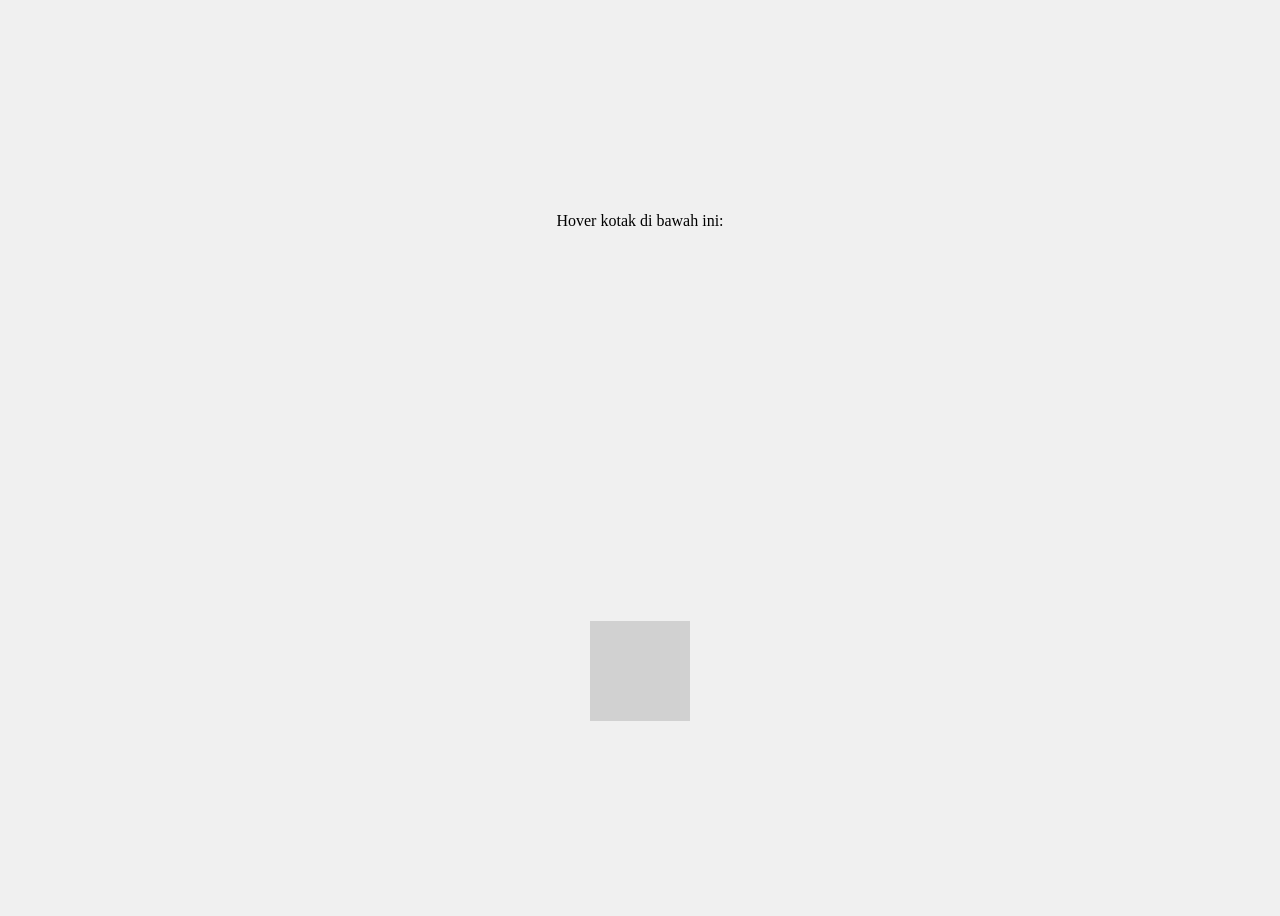
<file: animasi.html>
<!DOCTYPE html>
<html lang="id">
<head>
    <meta charset="UTF-8">
    <meta name="viewport" content="width=device-width, initial-scale=1.0">
    <title>Animasi Hover Kustom</title>
    <style>
        /* Mengatur halaman agar kotak berada di tengah */
        body {
            display: grid;
            place-items: center;
            min-height: 100vh;
            background-color: #f0f0f0;
            overflow: hidden; /* Mencegah scrollbar saat animasi */
        }

        /* Ini adalah 3 Status CSS kita:
           1. .box (Default / KIRI)
           2. .move-center (Tengah)
           3. .move-right (Kanan)
        */

        .box {
            width: 100px;
            height: 100px;
            background-color: #8e8e8e52;
            
            overflow: hidden;
            display: flex;
            align-items: end;
            cursor: pointer;
        }
        .visual {
            background-color: crimson;
            height: 10px;
            width: 100%;
            transform: translateX(-200px);
            transition: transform 0.4s ;
        }

        /* Status 2: Hover (TENGAH) */
        .move-center {
            transform: translateX(0); /* Pindah ke tengah */
        }

        /* Status 3: After-Hover (KANAN) */
        .move-right {
            transform: translateX(200px); /* Pindah ke kanan */
        }
        
        /* Class utilitas ini digunakan oleh JS
           untuk mematikan transisi saat reset.
        */
        .no-transition {
            transition: none;
        }

    </style>
</head>
<body>

    <p>Hover kotak di bawah ini:</p>

    <div id="box-js" class="box">
        <div class="visual" id="visual">

        </div>
    </div>

    <script>
        // Ambil elemen yang akan dianimasikan
        const box = document.getElementById('box-js');
        const geseran = document.getElementById("visual");

        // 1. Event saat mouse masuk (Hover)
        // Animasi: KIRI -> TENGAH
        box.addEventListener('mouseenter', () => {
            // Pastikan transisi aktif
            geseran.classList.remove('no-transition');
            
            // Hapus status 'kanan' (jika ada)
            geseran.classList.remove('move-right');
            
            // Tambahkan status 'tengah' untuk memulai animasi
            geseran.classList.add('move-center');
        });

        // 2. Event saat mouse keluar (After-Hover)
        // Animasi: TENGAH -> KANAN
        box.addEventListener('mouseleave', () => {
            // Hapus status 'tengah'
            geseran.classList.remove('move-center');
            
            // Tambahkan status 'kanan' untuk memulai animasi
            geseran.classList.add('move-right');
        });

        // 3. Event saat transisi selesai
        // Animasi: RESET (KANAN -> KIRI)
        box.addEventListener('transitionend', () => {
            
            // Cek apakah transisi yang baru selesai adalah yang 'move-right'
            if (geseran.classList.contains('move-right')) {
                
                // 1. Matikan transisi agar 'lompatan' reset tidak terlihat
                geseran.classList.add('no-transition');
                
                // 2. Hapus class 'move-right'.
                // Ini akan membuat elemen kembali ke status default (.geseran)
                // yaitu 'transform: translateX(-200px)' (KIRI)
                geseran.classList.remove('move-right');
                
                // Catatan: Class 'no-transition' akan dihapus
                // saat 'mouseenter' berikutnya (lihat event no 1).
            }
        });

    </script>

</body>
</html>
</file>
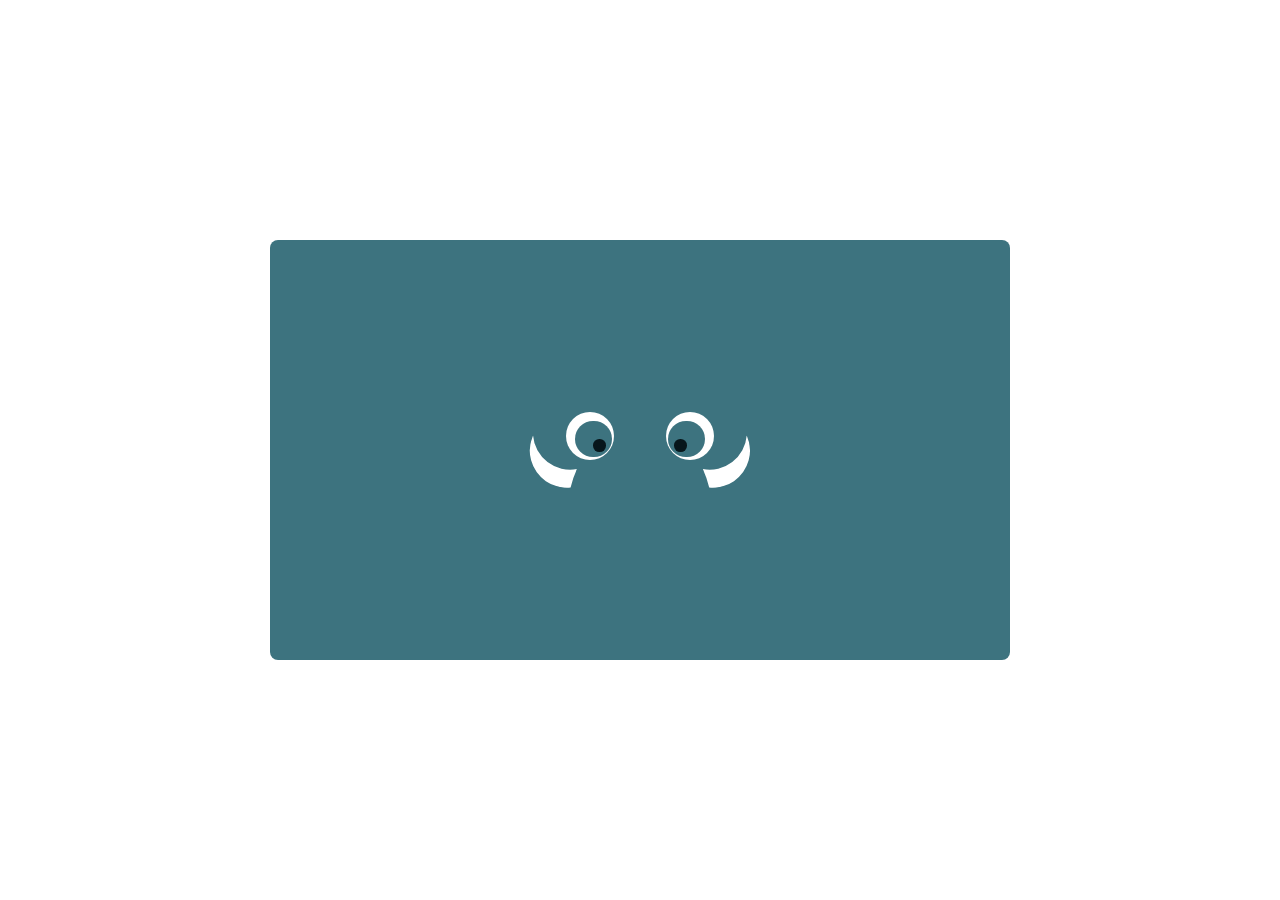
<file: animation/eye.html>
<!DOCTYPE html>
<html lang="en">
<head>
    <meta charset="UTF-8">
    <meta name="viewport" content="width=device-width, initial-scale=1.0">
    <title>mata</title>
    <style>
        :root {
            /* 07161b,3d737f,cec7bf */
            --warna1:#07161b;
            --warna2:#3d737f;
            --warna3:#cec7bf;
        }
        * {
            padding: 0;
            margin: 0;
            box-sizing: border-box;
        }
        .container {
            width: 100%;
            min-height: 100vh;

            display: flex;
            justify-content: center;
            align-items: center;
            .papan {
                background-color: var(--warna2);
                height: 420px;
                width: 740px;
                border-radius: 8px;

                display: flex;
                justify-content: center;
                align-items: center;
                flex-direction: column;
                .matas {
                    display: flex;
                    display: flex;
                    justify-content: center;
                    align-items: center;
                    flex-direction: row;
                    gap: 52px;

                    .mata {
                        height: 48px;
                        aspect-ratio: 1;
                        border-radius: 50%;
    
                        display: flex;
                        justify-content: end;
                        align-items: end;
                        flex-direction: column;
    
                        overflow: hidden;
    
                        .atas {
                            width: 100%;
                            height: 100%;
                            background-color: #fff;
    
                            animation-name: kedip;
                            animation-duration: 3s;
                            animation-timing-function: cubic-bezier(0.215, 0.610, 0.355, 1);
                            animation-iteration-count: infinite;
    
                            display: flex;
                            align-items: end;
                            justify-content: right;
    
                            overflow: hidden;
    
                            padding: 5%;
    
                            .bola1 {
                                width: 84%;
                                aspect-ratio: 1;
                                background-color: var(--warna2);
                                border-radius: 50%;
    
                                display: flex;
                                justify-content: right;
                                align-items: end;
                                padding: 13%;
    
                                .bola2 {
                                    height: 50%;
                                    aspect-ratio: 1;
                                    border-radius: 50%;
    
                                    background-color: var(--warna1);
                                }
                            }
                        }
                    }
                    .mata:nth-child(2) .atas {
                        justify-content: left;
                        .bola1 {
                            justify-content: left;
                        }
                    } 
                }
                .gading {
                    display: flex;
                    flex-direction: row;
                    align-items: center;

                    gap: 124px;
                    .bagian {
                        height: max-content;
                        width: max-content;
                        margin-top: -20px;

                        svg {
                            height: 45px;
                            fill: white;
                            rotate: -12deg;
                        }
                    }
                    .kiri {
                        transform: scale(-1, 1);
                    }
                }
            }
        }
    </style>
    <style>
        @keyframes kedip {
            0% {
                height: 100%;
            }
            10% {
                height: 100%;
            }
            40% {
                height: 100%;
            }
            50% {
                height: 0%;
            }
            60%{
                height: 100%;
            }
            100% {
                height: 100%;
            }
        }
    </style>
</head>
<body>
    <div class="container">
        <div class="papan">
            <div class="matas">
                <div class="mata">
                    <div class="bagian atas">
                        <div class="bola1">
                            <div class="bola2"></div>
                        </div>
                    </div>
                </div>
                <div class="mata">
                    <div class="bagian atas">
                        <div class="bola1">
                            <div class="bola2"></div>
                        </div>
                    </div>
                </div>
            </div>
            <div class="gading">
                <div class="bagian kiri">
                    <svg id="Layer_4" data-name="Layer 4" xmlns="http://www.w3.org/2000/svg" viewBox="0 0 161.95 143.5"><path d="M1229.74,431.16A118.66,118.66,0,0,1,1088.55,490a311.26,311.26,0,0,0-7.58-62.08A118.69,118.69,0,0,0,1240.26,352,118.05,118.05,0,0,1,1229.74,431.16Z" transform="translate(-1080.97 -352.02)"/>
                    </svg>
                </div>
                <div class="bagian kanan">
                    <svg id="Layer_4" data-name="Layer 4" xmlns="http://www.w3.org/2000/svg" viewBox="0 0 161.95 143.5"><path d="M1229.74,431.16A118.66,118.66,0,0,1,1088.55,490a311.26,311.26,0,0,0-7.58-62.08A118.69,118.69,0,0,0,1240.26,352,118.05,118.05,0,0,1,1229.74,431.16Z" transform="translate(-1080.97 -352.02)"/>
                    </svg>
                </div>
            </div>
        </div>

    </div>
</body>
</html>
</file>
<file: wrapper.css>
.dataProject {
    color: var(--gelap);
    display: flex;
    flex-direction: column;

    .tulisan {
        line-height: 1;
        padding-bottom: 1rem;
        .judul2 {
            display: flex;
            gap: 1rem;
            h1 {
                color: var(--gelap);
            }
            .arrowJudul2 {
                display: flex;
                align-items: center;


                height: 2.3rem;
                gap: 1rem;

                opacity: 0;

                transform: translateX(-.5rem);
                transition: transform .1s ease-out, opacity .1s ease-out;
                svg {
                    height: 100%;
                }
            }
        }
        .judul2:hover {
            .arrowJudul2 {
                opacity: 1;
                transform: translateX(0);
            }
        }
    }

    .gambar, .gaambar {
        --tinggiGambarProyek: 19rem;
        min-height: var(--tinggiGambarProyek);
        height: var(--tinggiGambarProyek);

        overflow: hidden;
        width: 100%;

        position: relative;
        display: flex;
        align-items: center;
        justify-content: center;

        cursor: cell;

        .gradasi {
            height: 100%;
            width: 100%;
            position: absolute;;

            background: linear-gradient(to bottom, transparent, transparent, transparent, rgba(0,0,0,0.7));
            z-index: 1;
        }
        img {
            height: auto;
            width: 100%;

            transform: translateY(0%);
            transition: top .7s linear, transform .7s linear;
        }
        .gradasi:hover {
            background: linear-gradient(to bottom, transparent, transparent, transparent);
        }
    }
    .gambar:hover {
        img {
            transform: translateY(20%);
        }
    }

    .dependency {
        display: flex;
        margin: .5rem 0;
        .icon {
            display: flex;
            height: 1rem;
            gap: .1rem;
            img {
                height: 2rem;
            }
        }
    }
}


@media screen and (max-width:456px) {
    .dataProject {
        .tulisan {
            display: flex;
            flex-direction: column;
        }
    }
}
</file>
<file: main.css>
:root {
    --terang: #fff;
    --terang2: #fff;
    --gelap: #000;
    --gelap2: #000;
    /* 30343f,fafaff,e4d9ff,273469,1e2749 */

    --warna1:#30343f;
    --warna2:#fafaff;
    --warna3:#e4d9ff;
    --warna4:#273469;
    --warna5:#1e2749;

    --lebarMenu: 89px;

    /* 07161b,3d737f,cec7bf */
    --trico1: #07161b;
    --trico2: #3d737f;
    --trico3: #cec7bf;
}

* {
    padding: 0;
    margin: 0;
    box-sizing: border-box;
}
@font-face {
    font-family: enak;
    src: url(source/font/Raleway-VariableFont_wght.ttf);
}
@font-face {
    font-family: poppins;
    src: url(source/font/Poppins-Regular.ttf);
}

body {
    background-color: var(--terang);
    transition: background-color .3s ease-in;
}

.container {
    color: var(--gelap);

    min-height: 100vh;
    width: calc(100% - var(--lebarMenu));

    display: flex;
    flex-direction: column;

    font-family: enak;

    transform: translateX(var(--lebarMenu));
}
/* .container .introOne:nth-child(1n) {
    padding-right: calc(var(--lebarMenu) / 2);
} */
.container .header {
    height: 34px;
    padding: 5px;
    width: 100%;

    margin-bottom: 12px;
}
.wrapper {
    min-height: 100px;

    width: 89%;
    max-width: calc(1440px - var(--lebarMenu));

    display: flex;
    justify-content: center;
    align-items: center;
}

.container .introOne {
    min-height: 500px;
    width: 100%;

    display: flex;
    justify-content: center;
    align-items: center;
    .wrapper {
        height: 500px;
        gap: 8px;
        .kiri {
            display: flex;
            flex-direction: column;
            justify-content: center;

            height: 100%;

            gap: 12px;

            position: relative;

            flex: 1;
            .hello {
                padding: 5px 12px;
                width: max-content;
                border-radius: 5px;

                font-family: poppins;

                color: var(--warna5);

                cursor: pointer;
                background-color: var(--warna2);

                transition: scale .2s cubic-bezier(0.165, 0.84, 0.44, 1), background-color .2s ease-in-out;
            }
            .hello:hover {
                scale: 1.1;
                background-color: var(--warna3);
            }
            .hello:active {
                scale: 1;
                opacity: .7;
            }

            h1 {
                font-size: 2.5rem;
            }
            .subJudul {
                font-family: poppins;
                font-weight: 100;
                line-height: 1.1;
                letter-spacing: .5px;
                width: 48%;
            }
            .ha {
                width: 90%;
                display: flex;
                align-items: end;
                flex-direction: column;
                svg {
                    height: 8rem;
                }
            }
            .socialMedia {
                display: flex;
                margin-top: 12px;
                gap: 8px;

                .iconIni {
                    height: 18px;
                    aspect-ratio: 1;
                    svg {
                        height: 100%;
                        width: 100%;
                        fill: var(--gelap);
                    }
                }
            }
            .pernik {
                margin-top: 42px;
                position: absolute;
                bottom: 0;
                left: 50%;
                transform: translateX(-50%);
                display: grid;

                height: 1rem;
                width: 13rem;

                grid-template-columns: 8fr 5fr 3fr;

                .kotak {
                    height: 100%;
                    width: 100%;
                    background-color: var(--gelap);
                    transition: background-color .3s ease-in;
                }
                .kosong {
                    background-color: var(--terang);
                    transition: background-color .3s ease-in;
                }
            }
            .pernik:hover {
                .kotak {
                    background-color: var(--terang);
                }
                .kosong {
                    background-color: var(--gelap);
                }
            }
        }
        .kanan {
            flex: 1;
            height: 100%;
            background-color: var(--warna1);
            border-radius: 12px;

            overflow: hidden;

            position: relative;

            .background1 {
                position: absolute;
                
                left: 50%;


                width: 109%;

                animation-name: ombak;
                animation-duration: 8s;
                animation-timing-function: cubic-bezier(0.075, 0.82, 0.165, 1);
                animation-iteration-count: infinite;


                svg {
                    fill: var(--terang);
                    transition: fill .3s ease-in;
                }
            }


            .ggunung {
                height: 42%;
                min-width: 28%;

                position: absolute;
                left: 50%;
                top: 50%;

                display: flex;
                justify-content: center;
                align-items: center;

                z-index: 9;
                transition: 
                transform .3s ease-in;
                
                transform: translateX(calc(-50%)) translateY(calc(-50%));
                .gunung1 {
                    position: absolute;
                    height: 100%;
                    fill: var(--terang);
                    transition: 
                    transform .3s ease-in,
                    fill .3s ease-in;
                }
                .isi {
                    position: absolute;
                    top: 38%;
                    width: 58%;
                    transition: transform .3s ease-in;
                    img {
                        width: 100%;
                    }
                }
            }
            .gunungan {
                z-index: 10;
                cursor: pointer;

                transform: translateX(-50%) translateY(-50%) scale(1.2, 1.2);
                .gunung1 {
                    fill: var(--trico2);
                }
            }


            .gunungan:hover {
                transform: translateX(-50%) translateY(-45%);
                .gunung1 {
                    transform: scale(-1.6, 1.6);
                }
                .isi {
                    transform: scale(-1.6, 1.6) translateY(12px);
                }
            }
            .gunungan:active {
                .gunung1 {
                    transform: scale(-1.5, 1.5);
                }
                .isi {
                    transform: scale(-1.5, 1.5);
                }
            }
            .gunungan2 {
                transform: translateX(calc(-50% + 54px)) translateY(calc(-50%)) rotate(30deg);
                transition: transform .3s cubic-bezier(0.165, 0.84, 0.44, 1);
                .isi {
                    transform: scale(-1, 1);
                }
            }
            .gunungan2:nth-child(3){
                transform: translateX(calc(-50% - 54px)) translateY(calc(-50%)) rotate(-30deg);
                transition: transform .3s cubic-bezier(0.165, 0.84, 0.44, 1);
                .isi {
                    transform: scale(1, 1);
                }
            }

            .kasih {
                transform: translateX(calc(-50% - 162px)) translateY(calc(-50%)) rotate(-30deg)  scale(-1, 1) !important;
            }
            .kasih2 {
                /* animation-name: putar2;
                animation-duration: 2s;
                animation-timing-function: cubic-bezier(0.165, 0.84, 0.44, 1);
                animation-iteration-count: 1;
                animation-fill-mode: forwards; */
                transform: translateX(calc(-50% + 162px)) translateY(calc(-50%)) rotate(30deg)  scale(-1, 1) !important;
            }
        }
    }
}
@keyframes shimmer {
0% {
    background-position: -200% 0;
}
100% {
    background-position: 200% 0;
}
}
@keyframes putar {
    0% {
        transform: translateX(calc(-50% + 54px)) translateY(calc(-50%)) rotate(30deg) scale(-1, 1);
    }
    /* 25% {
        transform: translateX(calc(-50% + 54px - 52px)) translateY(calc(-50%)) rotate(calc(30deg - 15deg));
    } */
    50% {
        transform: translateX(calc(-50% + 54px - 104px)) translateY(calc(-50%)) rotate(calc(30deg - 30deg)) scale(-1, 1);
    }
    75% {
        transform: translateX(calc(-50% + 54px - 156px)) translateY(calc(-50%)) rotate(calc(30deg - 45deg));
    }
    100% {
        transform: translateX(calc(-50% - 162px)) translateY(calc(-50%)) rotate(-30deg)  scale(1, 1);
    }
}
@keyframes putar2 {
    0% {
        transform: translateX(calc(-50% - 54px)) translateY(calc(-50%)) rotate(-30deg) scale(-1, 1);
    }
    /* 25% {
        transform: translateX(calc(-50% - 54px + 52px)) translateY(calc(-50%)) rotate(calc(-30deg + 15deg));
    } */
    50% {
        transform: translateX(calc(-50% - 54px + 104px)) translateY(calc(-50%)) rotate(calc(-30deg + 30deg)) scale(-1, 1);
    }
    75% {
        transform: translateX(calc(-50% - 54px + 156px)) translateY(calc(-50%)) rotate(calc(-30deg + 45deg));
    }
    100% {
        transform: translateX(calc(-50% + 162px)) translateY(calc(-50%)) rotate(30deg)  scale(1, 1);
    }
}
@keyframes kedip {
    0% {
        height: 100%;
    }
    10% {
        height: 100%;
    }
    40% {
        height: 100%;
    }
    50% {
        height: 0%;
    }
    60%{
        height: 100%;
    }
    100% {
        height: 100%;
    }
}
@keyframes ombak {
    0% {
        transform: translateX(calc(-50%)) translateY(calc(-50%));
    }
    16.2% {
        transform: translateX(calc(-50% + 6px)) translateY(calc(-50% + 6px));
    }
    32.4% {
        transform: translateX(calc(-50% + 10px)) translateY(calc(-50%));
    }
    48.6% {
        transform: translateX(calc(-50% + 6px)) translateY(calc(-50% - 6px));
    }
    64.8% {
        transform: translateX(calc(-50% - 6px)) translateY(calc(-50% + 6px));
    }
    81% {
        transform: translateX(calc(-50% - 10px)) translateY(calc(-50%));
    }
    100% {
        transform: translateX(calc(-50% - 6px)) translateY(calc(-50% - 6px));
    }
}
.popUp {
    position: fixed;
    top: 0;
    left: 0;

    width: 100%;
    height: 100vh;

    display: none;

    justify-content: center;
    align-items: center;

    background-color: #00000079;
    cursor: pointer;

    z-index: 2;
    .kotak {
        cursor:default;
        height: 130px;
        width: 370px;
        background-color: var(--warna3);
        border-radius: 8px;

        display: flex;
        justify-content: center;
        align-items: center;

        h1 {
            font-family: enak;
            font-size: 3rem;
            color: var(--warna4);
        }
    }
}
.menu {
    height: 100vh;
    width: var(--lebarMenu);
    z-index: 3;

    position: fixed;
    left: 0;
    top: 0;

    background-color: var(--warna1);
    padding: 21px;

    display: flex;
    flex-direction: column;


    .darkmode {
        width: 100%;
        aspect-ratio: 1;
        background-color: var(--terang);
        border-radius: 50%;

        flex-direction: row;
        display: flex;
        justify-content: center;
        align-items: center;
        overflow: hidden;

        padding: 8px;
        cursor: pointer;
        rotate: 0deg;

        img {
            width: 100%;
            height: 100%;
            position: absolute;
            padding: 8px;

            transition: 
            transform .3s ease-in, padding .3s ease-in, 
            rotate .3s cubic-bezier(0.215, 0.610, 0.355, 1);
        }
        .ligh {
            transform: translateX(0);
        }
        .dark {
            transform: translateX(100%);
        }
    }
}
.menu .darkmode:hover img{
    padding: 3px;
    rotate: 90deg;
}
.menu .darkmode:active img{
    padding: 8px;
    opacity: .7;
    rotate: 180deg;
}

.dragToProject {
    height: 128px;
    width: 100%;

    margin-top: 12px;
}
.projectIni {
    width: 100%;
    height: max-content;

    display: flex;
    align-items: center;
    justify-content: center;
    .wrapper {
        align-items: start;
        justify-content: start;
        flex-direction: column;
        height: max-content;

        gap: 34px;

        .judul {
            display: flex;
            height: max-content;

            h1 {
                width: 100%;
                background-color: var(--warna1);
                color: var(--warna2);
                padding: 12px 28px 12px 180px;
            }
            .pencetan {
                width: 100px;
                background-color: var(--warna1);
                border-radius: 0 130px 130px 0;

                display: flex;
                align-items: center;
                justify-content: end;
                padding-right: 12px;
                .lingkaran {
                    height: 64%;
                    aspect-ratio: 1;
                    background-color: var(--warna2);
                    border-radius: 100%;
                    
                    cursor: pointer;
                    
                    transition: 
                        border .1s,
                        background-color .3s,
                        scale .2s;
                }
                .lingkaran:hover {
                    border: solid var(--warna2) 20px;
                    background-color: var(--warna1);
                    border-style:double;
                }
                .lingkaran:active {
                    scale: 1.2;
                }
            }
        }
        .isian {
            width: 100%;

            display: grid;
            grid-template-columns: 1fr 3fr;

            margin-bottom: 320px;

            .kirie {
                /* background-color: var(--gelap); */
                min-height: 120px;
                height: max-content;
                display: flex;
                flex-direction: column;
                align-items: center;
                gap:1rem;

                .tombolan {
                    width: 5rem;
                    height: 5rem;
                    aspect-ratio: 1;
                    position: relative;

                    svg {
                        cursor: pointer;
                        width: 100%;
                        height: 100%;
                        transition: transform .2s ease;
                    }
                    
                    .tebal {
                        position: absolute;
                        left: -30%;
                        border-radius: 100px;

                        z-index: -1;
                        opacity: 0;

                        height: 115%;
                        width: 200%;
                        background-color: var(--trico2);
                        transition: 
                            transform .4s ease,
                            width .5s ease,
                            opacity .6s ease
                        ;
                        transform: translateX(-100%);
                    }
                    .tombolIni {
                        position: absolute;
                        left: -30%;
                        border-radius: 100px;
                        z-index: -1;
                        height: 115%;
                        width: 200%;
                        background-color: color-mix(in oklab, var(--terang) 55%, var(--trico2) 45%);
                        opacity: 0;
                        transition: transform .3s ease, opacity .3s ease;
                        transform: translateX(-100%);
                    }
                    .pilihIni {
                        transform: translateX(0);
                        opacity: 1;
                    }
                    
                    .move-center {
                        transform: translateX(-10%);
                        opacity: .5;
                        width: 180%;
                    }
                    .move-right {
                        transform: translateX(100%);
                        opacity: 0;

                    }
                    .no-transition {
                        transition:none;
                    }
                }
                .tombolan:hover {
                    svg {
                        transform: translateX(12px);
                    }
                }
            }
            .kanane {
                display: grid;
                .wadah {
                    padding: 1rem;
                    width: 100%;
                    min-height: 100%;
                    background-color: color-mix(in oklab, var(--gelap2) 95%, var(--terang) 5%);
                    display: flex;
                    flex-direction: column;
                    gap: 3rem;

                    .pro {
                        background-color: var(--terang);
                    }
                    .loadingIni {
                        display: none;
                        color: black;
                    }
                }
                .loading {
                    background-color: #e2e5e7;
                    background-image: linear-gradient(
                        90deg,
                        rgba(255, 255, 255, 0) 0,
                        rgba(255, 255, 255, 0.2) 20%,
                        rgba(255, 255, 255, 0.5) 60%,
                        rgba(255, 255, 255, 0)
                    );
                    background-size: 200% 100%;
                    background-repeat: no-repeat;
                    animation: shimmer 1.5s infinite;
                    border-radius: 4px;
                    .loadingIni {
                        display: block;
                    }
                }
            }

        }
    }
}

.penjelasan {
    width: 100%;
    height: max-content;

    display: flex;
    align-items: center;
    justify-content: center;

    font-family: poppins;
    font-weight: 100;
    line-height: 1.1;
    letter-spacing: .5px;

    .wrapper {
        align-items: start;
        display: flex;
        flex-direction: column;
        gap: 1rem;
        .paragraph {

        }

    }
}

.contactMe {
    margin-top: 180px;
    width: 100%;
    height: max-content;

    display: flex;
    align-items: center;
    justify-content: center;
    .wrapper {
        align-items: start;
        justify-content: start;
        flex-direction: row;
        height: max-content;

        gap: 34px;
        .tulisan {
            display: flex;
            flex-direction: column-reverse;
            margin-right: 32px;
            h1 {
                rotate: -90deg;
            }
        }
        .gambaran {
            display: flex;
            gap: 18px;

            .gambar {

                height: 124px;
                width: 124px;
                position: relative;
                .kotak {
                    --hijau: #393c39;
                    width: 100%;
                    height: 100%;
                    border-radius: 12px;
                    background-color: var(--hijau);
                    position: relative;
                    z-index: 1;
                    
                    /* 1. KUNCI UTAMA: Mengunci stacking context agar blur tidak bocor ke elemen anak */
                    isolation: isolate; 
                }
                
                .kotak::before {
                    content: '';
                    height: 100%;
                    width: 100%;
                    position: absolute;
                    
                    /* 5. FIX RENDERING BUG: Karena ukuran sudah 100%, 
                    gunakan top & left 0 daripada transform. 
                    Kombinasi transform + blur sering membuat elemen lain ikut transparan. */
                    top: 0;
                    left: 0;
                    
                    border-radius: 12px;
                    background-color: var(--hijau);
                    filter: blur(1.5rem);
                    opacity: 0;
                    
                    /* 6. Z-index -1 sudah cukup karena kotak utama sudah memakai isolation: isolate */
                    z-index: -1; 
                    
                    transition: opacity .3s ease;
                    
                    /* 7. Memberitahu browser untuk mengoptimalkan animasi tanpa mengganggu elemen lain */
                    will-change: opacity; 
                }
                img {
                    position: absolute;
                    top: 0;
                    left: 0;
                    padding: 2rem;
                    width: 100%;
                    height: 100%;
                    z-index: 2;
                }
                
                .coba {
                    border: 0;
                }
            }

            .gambar:hover {
                .kotak::before {
                    opacity: 1;
                }
            }
        }
    }
}

footer {
    width: 100%;
    position: relative;
    min-height: 20vh;
    height: 820px;
    margin-top: 314px;
    /* overflow: hidden; */
    background-color: var(--warna1);

    display: flex;
    justify-content: center;
    align-items: end;

    .background2 {
        position: absolute;
        left: 0;
        top: 0;
        height: 100px;
        width: 100%;
        
        .shape-fill {
            fill: var(--terang);
            transition: fill .3s ease-in;
        }
    }
    .wrapper {
        color: var(--warna2);
        display: flex;
        flex-direction: row;

        height: 300px;

        z-index: 1;

        .kiri {
            flex: 1;
            align-items: start;
            height: 100%;

            display: flex;
            flex-direction: column;
            justify-content: space-between;
            padding: 42px 0;

            gap: 34px;

            .judul {
                width: max-content;
                display: flex;
                align-items: center;
                flex-direction: column;

                h2 {
                    line-height: 2rem;
                }
                p {
                    color: var(--warna3);
                    font-family: poppins;
                }
            }
            .socialMedia {
                display: flex;
                gap: 18px;
                width: 100%;
                .iconIni {
                    height: 18px;
                    aspect-ratio: 1;
                    svg {
                        height: 100%;
                        width: 100%;
                        fill: var(--gelap);
                    }
                }
            }
        }
        .tengah {
            flex: 1.5;
            display: flex;
            flex-direction: column;
            gap: 18px;

            font-family: poppins;
            justify-content: space-between;
            padding: 42px 0;

            height: 100%;

            .judul {
                display: flex;
                justify-content: space-between;
                align-items: start;

                h4 {
                    cursor: pointer;

                    font-weight: 500;
                    transition: opacity .3s cubic-bezier(0.075, 0.82, 0.165, 1);
                }
                h4:hover {
                    opacity: .5;
                }
            }
            .kataKata {
                display: flex;
                flex-direction: column;
                padding-top: 32px;
                flex: 1;
                p {
                    font-size: .9rem;
                }
            }
        }
        .kanan {
            flex: 1;
            height: 100%;

            gap: 14px;
            display: flex;
            align-items: end;
            flex-direction: column;
            
            justify-content: space-between;
            padding: 42px 0;

            .aturBahasa {
                width: 50%;
                display: flex;
                flex-direction: column;
                gap: 2px;
                h3 {
                    opacity: .7;
                    line-height: 2rem;
                }

                .pilihan {
                    width: 90%;
                    border-radius: 3px;
                    padding: 2px 8px;
                }
            }
            .donation {
                font-family: enak;
                background-color: #03a33e;
                padding: 18px 21px;
                border-radius: 8px;
                cursor: pointer;

                overflow: hidden;

                position: relative;

                h3 {
                    line-height: 1.5;
                    border-bottom: solid 2px;
                    font-weight: 600;
                }

                .penutup {
                    height: 42px;
                    width: 100%;
                    top: 50%;
                    transform: translateY(-50%);
                    position: absolute;
                    left: -113%;
                    background-color: #000000;
                    background-color: #03a33e;
                    background-color: var(--gelap);

                    transition: left 6s linear;

                    display: flex;
                    align-items: center;
                    justify-content: space-between;

                    .bundar {
                        height: 42px;
                        transform: translateX(50%);
                        border-radius: 100%;
                        aspect-ratio: 1;
                        background-color: var(--gelap);
                    }
                    .bundar:nth-child(1) {
                        transform: translateX(-50%);
                    }
                }

            }
            .donation:hover {
                .penutup {
                    left: 113%;
                }
            }
            .donation:active {
                scale: .92;
            }
        }
    }
}


/* additional css */

.code {
    font-weight: bold;
    letter-spacing: 1px;
}
</file>
<file: responsif.css>
@media screen and (max-width: 768px) {
    .menu {
        height: 55px !important;
        width: 100% !important;

        top: auto !important;
        bottom: 0 !important;

        flex-direction: row !important;
    }
    
    .container {
        padding-right: 0 !important;
        transform: none !important;
        width: 100% !important;
    }
    .container .introOne {
        .wrapper {
            flex-direction: column-reverse;
            max-width: 89% !important;

            min-height: 76vh;
            gap: 1rem;

            .kiri {
                height: 500px !important;
                justify-content: center;

                .hello {
                    font-size: .7rem;
                }
                h1 {
                    font-size: 1.5rem !important;
                }
                .subJudul {
                    width: 64%;
                    p {
                        font-size: .7rem;
                    }
                }
                .ha {
                    width: 100%;
                    align-items: end;
                    svg {
                        height: 6rem;
                    }
                }
                .pernik {
                    transform: translateY(54px);
                    right: 0;
                    left: auto;
                    width: 100px;
                    height: 10px;
                }
            }
            .kanan {
                flex: 1.3;
                width: 100%;
                .background1 {
                    width: 110%;
                }
            }
        }
    }
    .projectIni {
        padding: 0;
        height: max-content3;
        .wrapper {
            .judul {
                h1 {
                    width: 100%;
                    background-color: var(--warna1);
                    padding: 8px 28px 8px 18px;
                    font-size: 1.3rem;
                }
                .pencetan {
                    padding-right: 8px;
                }
            }
            .isian {
                grid-template-columns: 1fr;
                grid-template-rows: 1fr auto;

                .kirie {
                    display: grid;
                    grid-template-columns: repeat(6, 1fr);
                    grid-template-rows: 1fr;
                    gap: 2rem;

                    .tombolan {
                        height: 2rem;
                        width: auto;
                        .tebal {
                            position: absolute;
                            top: -30%;
                            border-radius: 100px;

                            z-index: -1;

                            width: 100%;
                            height: 200%;
                            transform: translateY(-100%);
                        }
                        .tombolIni {
                            top: -30%;
                            border-radius: 100px;
                            z-index: -1;
                            height: 115%;
                            width: 100%;
                            transform: translateY(-100%);
                        }
                        .pilihIni {
                            transform: translateY(0);
                            opacity: 1;
                        }
                        
                        .move-center {
                            transform: translateY(-10%);
                            opacity: .5;
                            width: 100%;
                        }
                        .move-right {
                            transform: translateY(100%);
                            opacity: 0;

                        }
                        .no-transition {
                            transition:none;
                        }
                    }
                    .tombolan:hover {
                        svg {
                            transform: translateY(-1px) !important;
                        }
                    }
                }
                .kanane {
                    position: relative;
                    display: flex;
                    justify-content: center;

                    height: max-content;

                    .wadah {
                        font-size: .8rem;
                        width: 100%;
                        padding: 1rem 0;
                        .dataProject {
                            padding: 1rem;
                            .tulisan {
                                .judul2 {
                                    display: flex;
                                    flex-direction: column;
                                    gap: 0;
                                }
                                .arrowJudul2 {
                                    height: 1rem;
                                }
                            }
                            .gambar {
                                --tinggiGambarProyek: 10rem;
                                min-height: var(--tinggiGambarProyek);
                                height: var(--tinggiGambarProyek);
                            }
                            .dependency {
                                margin-top: 1rem;
                                height: 1rem;
                                .icon {
                                    img {
                                        height: 100%;

                                    }
                                }
                            }
                        }
                    }
                    .loading {
                        padding: 1rem 2rem;
                    }
                }
            }
        }
    }
    .penjelasan {
        font-size: .7rem;
    }

    .contactMe {
        font-size: .7rem;
        .wrapper {
            .gambaran {
                display: flex;
                flex-direction: column;
                gap: 18px;
                .gambar {
                    .kotak {
                        height: 4rem;
                        border-radius: 12px;
                        aspect-ratio: 1;;
                    }
                    .kotak::before {
                    }
                    .coba {
                    }
                }
            }
        }
    }
    
    footer {
        font-size: .8rem;
        height: 620px;

        .wrapper {
            flex-direction: column;
            gap: 55px;
            height: 500px;

            .kiri {
                width: 100%;
                flex-direction: row;
                .judul {
                    align-items: start;
                    width: 700px;
                    h2 {
                        line-height: 1.3rem;
                    }
                    p {
                        font-size: .7rem;
                    }
                }
            }
            .tengah {
                width: 100%;
                .kataKata {
                    p {
                        font-size: .7rem;
                    }
                }
                .judul {
                    h4:nth-child(5) {
                        display: none;
                    }
                    h4:nth-child(6) {
                        display: none;
                    }
                }
            }
            .kanan {
                width: 100%;
                padding: 0;
                flex-direction: row;

                margin-bottom: 100px;
            }
        }
    }
    
    .menu {
        padding: 12px;

        display: flex;
        flex-direction: column;


        .darkmode {
            width: auto;
            height: 100%;
            padding: 6px;
        }
    }


}
</file>
